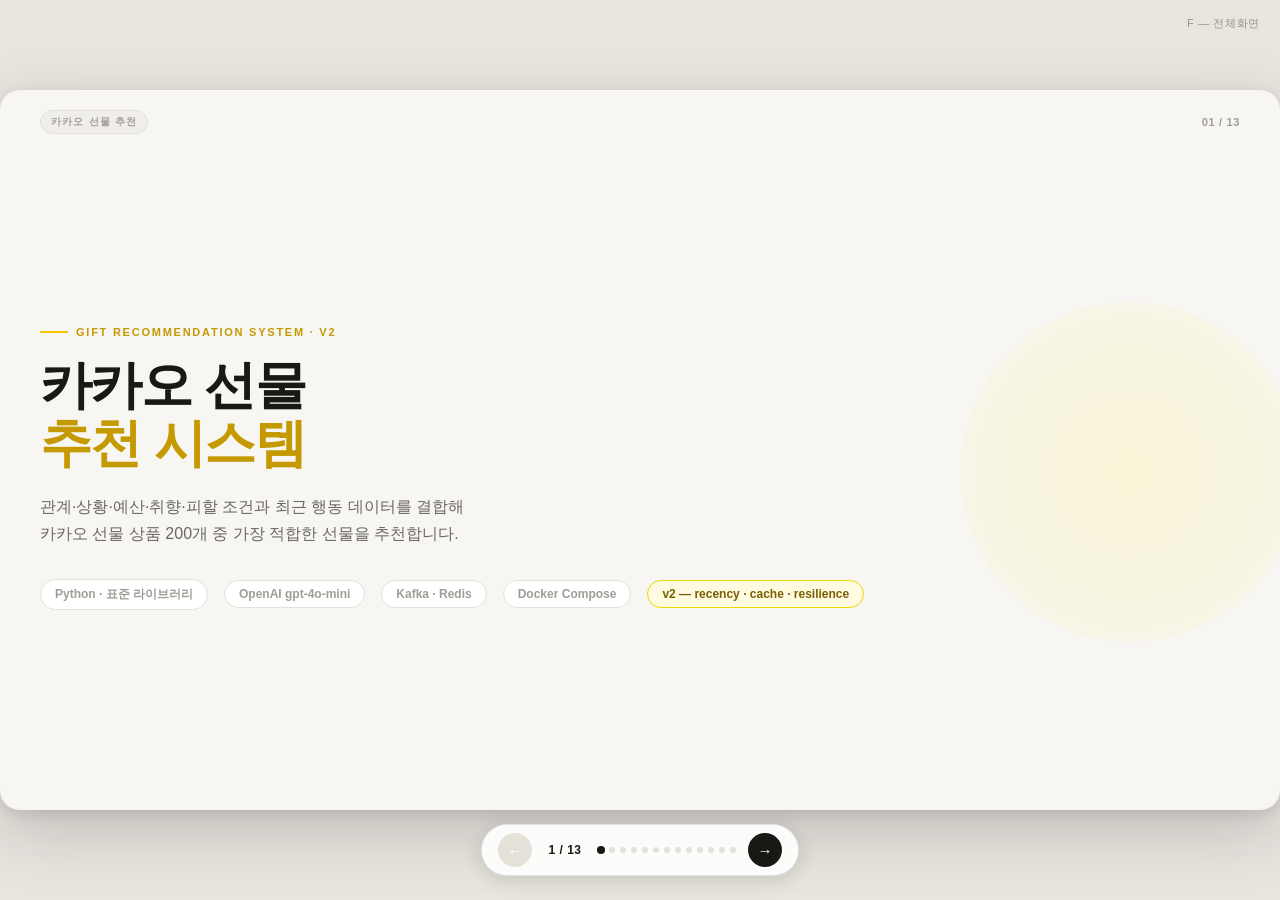
<file: docs/presentation-v2.html>
<!DOCTYPE html>
<html lang="ko">
<head>
<meta charset="UTF-8">
<meta name="viewport" content="width=device-width, initial-scale=1.0">
<title>카카오 선물 추천 시스템 v2</title>
<style>
  *, *::before, *::after { box-sizing: border-box; margin: 0; padding: 0; }

  :root {
    --accent: #F5C700;
    --accent-soft: #FDF3B0;
    --accent-dark: #C49A00;
    --bg: #F7F6F3;
    --surface: #FFFFFF;
    --surface-alt: #F0EEE9;
    --border: #E4E1D9;
    --text-primary: #1A1814;
    --text-secondary: #6B6860;
    --text-muted: #A09D97;
    --shadow-sm: 0 1px 3px rgba(0,0,0,0.08);
    --shadow-md: 0 4px 16px rgba(0,0,0,0.10);
    --shadow-lg: 0 8px 32px rgba(0,0,0,0.12);
    --radius-sm: 8px;
    --radius-md: 14px;
    --radius-lg: 20px;
    --font: -apple-system, "Apple SD Gothic Neo", "Pretendard", "Noto Sans KR", "Malgun Gothic", Segoe UI, Roboto, sans-serif;
  }

  html, body {
    height: 100%;
    overflow: hidden;
    font-family: var(--font);
    background: #E8E5DF;
  }

  /* ── Presentation Shell ── */
  #deck {
    position: fixed;
    inset: 0;
    display: flex;
    align-items: center;
    justify-content: center;
  }

  #stage {
    position: relative;
    width: 1280px;
    height: 720px;
    max-width: 100vw;
    max-height: 100vh;
    transform-origin: center center;
  }

  /* ── Slides ── */
  .slide {
    position: absolute;
    inset: 0;
    background: var(--bg);
    border-radius: var(--radius-lg);
    overflow: hidden;
    display: none;
    flex-direction: column;
    box-shadow: 0 20px 64px rgba(0,0,0,0.18), 0 4px 16px rgba(0,0,0,0.10);
    opacity: 0;
    transform: translateX(40px);
    transition: opacity 0.32s ease, transform 0.32s ease;
  }
  .slide.active {
    display: flex;
    opacity: 1;
    transform: translateX(0);
  }
  .slide.exit-left {
    display: flex;
    opacity: 0;
    transform: translateX(-40px);
  }

  /* ── Slide Header Bar ── */
  .slide-header {
    display: flex;
    align-items: center;
    gap: 12px;
    padding: 20px 40px 0;
    flex-shrink: 0;
  }
  .slide-tag {
    font-size: 10px;
    font-weight: 700;
    letter-spacing: 0.12em;
    text-transform: uppercase;
    color: var(--text-muted);
    background: var(--surface-alt);
    border: 1px solid var(--border);
    border-radius: 100px;
    padding: 4px 10px;
  }
  .slide-num {
    margin-left: auto;
    font-size: 11px;
    font-weight: 600;
    color: var(--text-muted);
    letter-spacing: 0.06em;
  }

  /* ── Slide Body ── */
  .slide-body {
    flex: 1;
    display: flex;
    flex-direction: column;
    padding: 28px 40px 36px;
    overflow: hidden;
  }

  /* ── Typography ── */
  .slide-title {
    font-size: 28px;
    font-weight: 800;
    color: var(--text-primary);
    line-height: 1.25;
    letter-spacing: -0.02em;
    margin-bottom: 6px;
  }
  .slide-subtitle {
    font-size: 15px;
    color: var(--text-secondary);
    line-height: 1.6;
    margin-bottom: 28px;
  }
  .slide-title .accent { color: var(--accent-dark); }

  /* ── Cards ── */
  .card-grid {
    display: grid;
    gap: 14px;
    flex: 1;
    align-content: start;
  }
  .card-grid.cols-2 { grid-template-columns: 1fr 1fr; }
  .card-grid.cols-3 { grid-template-columns: 1fr 1fr 1fr; }

  .card {
    background: var(--surface);
    border: 1px solid var(--border);
    border-radius: var(--radius-md);
    padding: 20px 22px;
    box-shadow: var(--shadow-sm);
    display: flex;
    flex-direction: column;
    gap: 8px;
  }
  .card.accent-card {
    background: linear-gradient(135deg, #FFFBE0 0%, #FFF5B0 100%);
    border-color: #EDD800;
  }
  .card-icon {
    font-size: 22px;
    margin-bottom: 2px;
  }
  .card-title {
    font-size: 14px;
    font-weight: 700;
    color: var(--text-primary);
    letter-spacing: -0.01em;
  }
  .card-body {
    font-size: 12.5px;
    color: var(--text-secondary);
    line-height: 1.65;
  }

  /* ── Flow Steps ── */
  .flow-list {
    display: flex;
    flex-direction: column;
    gap: 10px;
    flex: 1;
  }
  .flow-step {
    display: flex;
    align-items: flex-start;
    gap: 14px;
    background: var(--surface);
    border: 1px solid var(--border);
    border-radius: var(--radius-md);
    padding: 14px 18px;
    box-shadow: var(--shadow-sm);
  }
  .step-num {
    width: 28px;
    height: 28px;
    background: var(--text-primary);
    color: #FFF;
    border-radius: 50%;
    font-size: 12px;
    font-weight: 800;
    display: flex;
    align-items: center;
    justify-content: center;
    flex-shrink: 0;
    margin-top: 1px;
  }
  .step-num.accent-step { background: var(--accent-dark); color: var(--text-primary); }
  .step-content { flex: 1; }
  .step-label {
    font-size: 13px;
    font-weight: 700;
    color: var(--text-primary);
    margin-bottom: 2px;
  }
  .step-desc {
    font-size: 12px;
    color: var(--text-secondary);
    line-height: 1.55;
  }
  .badge {
    display: inline-block;
    font-size: 10px;
    font-weight: 700;
    letter-spacing: 0.06em;
    padding: 2px 7px;
    border-radius: 100px;
    background: var(--surface-alt);
    border: 1px solid var(--border);
    color: var(--text-secondary);
    vertical-align: middle;
    margin-left: 4px;
  }
  .badge.accent { background: var(--accent); border-color: var(--accent-dark); color: #5C4800; }
  .badge.green { background: #E8F8EC; border-color: #B4DDB8; color: #286E30; }
  .badge.blue { background: #E8F0FC; border-color: #B4C8F0; color: #1F4BB5; }
  .badge.red { background: #FDE8E8; border-color: #F0B4B4; color: #B52020; }
  .badge.purple { background: #F3E8FC; border-color: #D0A8EE; color: #6A1B9A; }

  /* ── Two-column layout ── */
  .two-col {
    display: grid;
    grid-template-columns: 1fr 1fr;
    gap: 20px;
    flex: 1;
    align-content: start;
  }
  .two-col-left, .two-col-right {
    display: flex;
    flex-direction: column;
    gap: 12px;
  }

  /* ── Code / Mono ── */
  .mono {
    font-family: "SF Mono", "Fira Code", "Menlo", monospace;
    font-size: 11px;
    background: #F0EEE9;
    border: 1px solid var(--border);
    border-radius: var(--radius-sm);
    padding: 12px 14px;
    color: var(--text-primary);
    line-height: 1.7;
  }
  .mono .kw { color: #9B4F00; font-weight: 700; }
  .mono .val { color: #1A6A3A; }
  .mono .cmt { color: var(--text-muted); font-style: italic; }

  /* ── Pill tags ── */
  .tag-cloud {
    display: flex;
    flex-wrap: wrap;
    gap: 8px;
    margin-top: 6px;
  }
  .tag {
    font-size: 12px;
    font-weight: 600;
    padding: 5px 12px;
    border-radius: 100px;
    border: 1.5px solid var(--border);
    background: var(--surface);
    color: var(--text-secondary);
  }
  .tag.filled { background: var(--text-primary); color: #FFF; border-color: var(--text-primary); }
  .tag.amber { background: var(--accent); color: #5C4800; border-color: var(--accent-dark); }

  /* ── Divider ── */
  .divider {
    height: 1px;
    background: var(--border);
    margin: 12px 0;
  }

  /* ── Title Slide Specific ── */
  .title-hero {
    flex: 1;
    display: flex;
    flex-direction: column;
    justify-content: center;
    align-items: flex-start;
    padding: 0;
  }
  .hero-eyebrow {
    font-size: 11px;
    font-weight: 700;
    letter-spacing: 0.16em;
    text-transform: uppercase;
    color: var(--accent-dark);
    margin-bottom: 18px;
    display: flex;
    align-items: center;
    gap: 8px;
  }
  .hero-eyebrow::before {
    content: '';
    display: block;
    width: 28px;
    height: 2px;
    background: var(--accent);
    border-radius: 2px;
  }
  .hero-title {
    font-size: 52px;
    font-weight: 900;
    color: var(--text-primary);
    line-height: 1.12;
    letter-spacing: -0.03em;
    margin-bottom: 20px;
  }
  .hero-title .line2 { color: var(--accent-dark); }
  .hero-desc {
    font-size: 16px;
    color: var(--text-secondary);
    line-height: 1.7;
    max-width: 520px;
    margin-bottom: 32px;
  }
  .hero-meta {
    display: flex;
    gap: 16px;
    align-items: center;
    flex-wrap: wrap;
  }
  .meta-pill {
    font-size: 12px;
    font-weight: 600;
    color: var(--text-muted);
    background: var(--surface);
    border: 1px solid var(--border);
    border-radius: 100px;
    padding: 6px 14px;
  }
  .hero-deco {
    position: absolute;
    right: -20px;
    top: 50%;
    transform: translateY(-50%);
    width: 340px;
    height: 340px;
    border-radius: 50%;
    background: radial-gradient(circle, #FEF08A44 0%, #FAE10011 60%, transparent 100%);
    pointer-events: none;
  }

  /* ── Summary / Closing ── */
  .summary-grid {
    display: grid;
    grid-template-columns: 1fr 1fr;
    gap: 14px;
    flex: 1;
    align-content: start;
  }
  .summary-item {
    background: var(--surface);
    border: 1px solid var(--border);
    border-radius: var(--radius-md);
    padding: 18px 20px;
    display: flex;
    gap: 14px;
    align-items: flex-start;
    box-shadow: var(--shadow-sm);
  }
  .summary-dot {
    width: 8px;
    height: 8px;
    border-radius: 50%;
    background: var(--accent-dark);
    margin-top: 5px;
    flex-shrink: 0;
  }
  .summary-dot.muted { background: var(--text-muted); }

  /* ── Roadmap ── */
  .roadmap-row {
    display: flex;
    gap: 10px;
    align-items: stretch;
    padding: 10px 14px;
    background: var(--surface);
    border: 1px solid var(--border);
    border-radius: var(--radius-md);
    box-shadow: var(--shadow-sm);
  }
  .roadmap-phase {
    display: flex;
    flex-direction: column;
    justify-content: center;
    min-width: 88px;
    flex-shrink: 0;
  }
  .roadmap-phase-label {
    font-size: 10px;
    font-weight: 700;
    letter-spacing: 0.08em;
    text-transform: uppercase;
    color: var(--text-muted);
    margin-bottom: 2px;
  }
  .roadmap-phase-name {
    font-size: 12px;
    font-weight: 800;
    color: var(--text-primary);
    line-height: 1.3;
  }
  .roadmap-divider {
    width: 1px;
    background: var(--border);
    margin: 0 2px;
    flex-shrink: 0;
  }
  .roadmap-items {
    flex: 1;
    display: flex;
    flex-wrap: wrap;
    gap: 5px;
    align-items: center;
  }
  .roadmap-item {
    font-size: 11px;
    font-weight: 600;
    padding: 3px 9px;
    border-radius: 100px;
    border: 1px solid var(--border);
    background: var(--surface-alt);
    color: var(--text-secondary);
    display: flex;
    align-items: center;
    gap: 4px;
  }
  .roadmap-item.done {
    background: #E8F8EC;
    border-color: #B4DDB8;
    color: #286E30;
  }
  .roadmap-item.partial {
    background: #FFFBE0;
    border-color: #EDD800;
    color: #7A6000;
  }
  .roadmap-item.planned {
    background: var(--surface-alt);
    border-color: var(--border);
    color: var(--text-muted);
  }

  /* ── What's New cards ── */
  .whatsnew-grid {
    display: grid;
    grid-template-columns: 1fr 1fr 1fr;
    gap: 14px;
    flex: 1;
    align-content: start;
  }
  .whatsnew-card {
    background: var(--surface);
    border: 1px solid var(--border);
    border-radius: var(--radius-md);
    padding: 20px 20px;
    box-shadow: var(--shadow-sm);
    display: flex;
    flex-direction: column;
    gap: 8px;
    position: relative;
    overflow: hidden;
  }
  .whatsnew-card::before {
    content: '';
    position: absolute;
    top: 0; left: 0; right: 0;
    height: 3px;
  }
  .whatsnew-card.phase1::before { background: var(--accent-dark); }
  .whatsnew-card.phase2a::before { background: #5C7DD8; }
  .whatsnew-card.phase2b::before { background: #2E7D32; }

  /* ── Nav Controls ── */
  #controls {
    position: fixed;
    bottom: 24px;
    left: 50%;
    transform: translateX(-50%);
    display: flex;
    align-items: center;
    gap: 12px;
    background: rgba(255,255,255,0.90);
    backdrop-filter: blur(16px);
    border: 1px solid rgba(0,0,0,0.10);
    border-radius: 100px;
    padding: 8px 16px;
    box-shadow: 0 4px 20px rgba(0,0,0,0.14);
    z-index: 100;
    user-select: none;
  }
  .nav-btn {
    width: 34px;
    height: 34px;
    border: none;
    background: var(--text-primary);
    color: #FFF;
    border-radius: 50%;
    cursor: pointer;
    font-size: 15px;
    display: flex;
    align-items: center;
    justify-content: center;
    transition: background 0.15s, transform 0.12s;
    flex-shrink: 0;
  }
  .nav-btn:hover { background: #333; transform: scale(1.08); }
  .nav-btn:disabled { background: var(--border); cursor: not-allowed; transform: none; }
  #counter {
    font-family: var(--font);
    font-size: 12px;
    font-weight: 700;
    color: var(--text-primary);
    min-width: 42px;
    text-align: center;
    letter-spacing: 0.04em;
  }
  #dots {
    display: flex;
    gap: 5px;
    align-items: center;
  }
  .dot {
    width: 6px;
    height: 6px;
    border-radius: 50%;
    background: var(--border);
    cursor: pointer;
    transition: background 0.2s, transform 0.2s;
  }
  .dot.active {
    background: var(--text-primary);
    transform: scale(1.35);
  }

  /* ── Fullscreen hint ── */
  #fullscreen-hint {
    position: fixed;
    top: 16px;
    right: 20px;
    font-size: 11px;
    color: rgba(80,75,70,0.55);
    font-family: var(--font);
    letter-spacing: 0.06em;
    z-index: 99;
    pointer-events: none;
  }

  /* ── SVG Diagram specific ── */
  .diagram-wrap {
    flex: 1;
    display: flex;
    align-items: center;
    justify-content: center;
    background: var(--surface);
    border: 1px solid var(--border);
    border-radius: var(--radius-md);
    padding: 14px;
    box-shadow: var(--shadow-sm);
    overflow: hidden;
  }

  /* ── Scaling for non-1280 screens ── */
  @media (max-width: 1300px) {
    #stage { transform-origin: top center; }
  }
</style>
</head>
<body>

<div id="deck">
  <div id="stage">

    <!-- ═══════════════════════════════════════════════════ -->
    <!-- SLIDE 1 : 타이틀 -->
    <!-- ═══════════════════════════════════════════════════ -->
    <div class="slide active" id="s1">
      <div class="slide-header">
        <span class="slide-tag">카카오 선물 추천</span>
        <span class="slide-num">01 / 13</span>
      </div>
      <div class="slide-body" style="justify-content:center; position:relative; overflow:hidden;">
        <div class="hero-deco"></div>
        <div class="title-hero">
          <div class="hero-eyebrow">Gift Recommendation System · v2</div>
          <h1 class="hero-title">
            카카오 선물<br>
            <span class="line2">추천 시스템</span>
          </h1>
          <p class="hero-desc">
            관계·상황·예산·취향·피할 조건과 최근 행동 데이터를 결합해<br>
            카카오 선물 상품 200개 중 가장 적합한 선물을 추천합니다.
          </p>
          <div class="hero-meta">
            <span class="meta-pill">Python · 표준 라이브러리</span>
            <span class="meta-pill">OpenAI gpt-4o-mini</span>
            <span class="meta-pill">Kafka · Redis</span>
            <span class="meta-pill">Docker Compose</span>
            <span class="meta-pill" style="background:#FFFBE0;border-color:#EDD800;color:#7A6000;">v2 — recency · cache · resilience</span>
          </div>
        </div>
      </div>
    </div>

    <!-- ═══════════════════════════════════════════════════ -->
    <!-- SLIDE 2 : What's New in v2 -->
    <!-- ═══════════════════════════════════════════════════ -->
    <div class="slide" id="s2">
      <div class="slide-header">
        <span class="slide-tag">What's New in v2</span>
        <span class="slide-num">02 / 13</span>
      </div>
      <div class="slide-body">
        <h2 class="slide-title">v2에서 달라진 것</h2>
        <p class="slide-subtitle">두 페이즈에 걸쳐 추천 품질·성능·운영 안정성을 개선했습니다.</p>
        <div class="whatsnew-grid">
          <div class="whatsnew-card phase1">
            <div class="card-icon">🎯</div>
            <div class="card-title">Phase 1 — Recency-Aware 후보 생성</div>
            <div class="card-body">
              rec-api의 <code style="font-size:11px;background:#F0EEE9;padding:1px 5px;border-radius:4px;">generate_candidates</code>가 요청의 최근 클릭 카테고리/태그에 <strong>슬롯을 예약</strong>(R ≈ K/6)합니다.<br><br>
              인기도에 밀리던 니치 항목도 top-36에 진입.<br>
              <span style="font-size:11px;color:#286E30;margin-top:4px;display:block;">검증: 무이력 0/7 → 최근 가전 클릭 시 가전 4/7 진입</span>
            </div>
          </div>
          <div class="whatsnew-card phase2a">
            <div class="card-icon">⚡</div>
            <div class="card-title">Phase 2 — LLM 결과 캐시</div>
            <div class="card-body">
              core-api가 <code style="font-size:11px;background:#F0EEE9;padding:1px 5px;border-radius:4px;">model + 후보 id 집합 + preference + limit + clickHistory</code> 시그니처로 Redis 캐시(TTL 300s).<br><br>
              반복/유사 요청은 LLM 재호출 없이 즉답.<br>
              응답에 <span class="badge blue">model.cached</span> 플래그 포함.
            </div>
          </div>
          <div class="whatsnew-card phase2b">
            <div class="card-icon">🛡️</div>
            <div class="card-title">Phase 2 — 회복탄력성 & 관측성</div>
            <div class="card-body">
              <strong>Healthcheck</strong>: docker compose 부팅 순서 보장 (<code style="font-size:10px;background:#F0EEE9;padding:1px 4px;border-radius:3px;">service_healthy</code>).<br>
              <strong>재시도</strong>: rec-api → core-api 1회 자동 재시도 후 폴백.<br>
              <strong>/healthz</strong>: <code style="font-size:10px;background:#F0EEE9;padding:1px 4px;border-radius:3px;">coreApiOk</code> 다운스트림 포함 보고.<br>
              <strong>requestId</strong> 구조적 로깅으로 추적 가능.
            </div>
          </div>
        </div>
        <div style="margin-top:14px; display:flex; gap:12px; align-items:center;">
          <div style="display:flex;align-items:center;gap:6px;">
            <div style="width:10px;height:10px;border-radius:50%;background:#286E30;flex-shrink:0;"></div>
            <span style="font-size:12px;color:var(--text-secondary);">완료</span>
          </div>
          <div style="display:flex;align-items:center;gap:6px;">
            <div style="width:10px;height:10px;border-radius:50%;background:#C49A00;flex-shrink:0;"></div>
            <span style="font-size:12px;color:var(--text-secondary);">일부 완료 / 진행 중</span>
          </div>
          <div style="display:flex;align-items:center;gap:6px;">
            <div style="width:10px;height:10px;border-radius:50%;background:var(--border);flex-shrink:0;"></div>
            <span style="font-size:12px;color:var(--text-secondary);">계획</span>
          </div>
        </div>
      </div>
    </div>

    <!-- ═══════════════════════════════════════════════════ -->
    <!-- SLIDE 3 : 문제 & 목표 -->
    <!-- ═══════════════════════════════════════════════════ -->
    <div class="slide" id="s3">
      <div class="slide-header">
        <span class="slide-tag">문제 & 목표</span>
        <span class="slide-num">03 / 13</span>
      </div>
      <div class="slide-body">
        <h2 class="slide-title">왜 이 시스템이 필요한가?</h2>
        <p class="slide-subtitle">카카오 선물하기의 방대한 상품 중, <strong>맥락에 맞는 선물</strong>을 추천하는 문제를 풉니다.</p>
        <div class="card-grid cols-2" style="flex:1; align-content:center;">
          <div class="card" style="border-left: 3px solid #E05C5C;">
            <div class="card-icon">😓</div>
            <div class="card-title">문제 1 — 선택지 과부하</div>
            <div class="card-body">상품이 너무 많아 무엇을 골라야 할지 막막합니다. 관계나 상황을 고려한 탐색 경로가 없습니다.</div>
          </div>
          <div class="card" style="border-left: 3px solid #E05C5C;">
            <div class="card-icon">🎯</div>
            <div class="card-title">문제 2 — 획일화된 추천</div>
            <div class="card-body">기존 베스트 상품 나열로는 개인의 취향, 피하고 싶은 품목, 예산 범위를 반영하기 어렵습니다.</div>
          </div>
          <div class="card accent-card">
            <div class="card-icon">✅</div>
            <div class="card-title">목표 1 — 맥락 인지 필터링</div>
            <div class="card-body">관계(친구/부모/연인), 상황(생일/명절), 예산, 피할 조건을 1차 필터로 적용해 후보를 좁힙니다.</div>
          </div>
          <div class="card accent-card">
            <div class="card-icon">⚡</div>
            <div class="card-title">목표 2 — 실시간 행동 반영</div>
            <div class="card-body">최근 클릭·노출·카트 이벤트를 즉시 feature store에 적재해 다음 추천에 바로 반영합니다.</div>
          </div>
        </div>
      </div>
    </div>

    <!-- ═══════════════════════════════════════════════════ -->
    <!-- SLIDE 4 : 전체 아키텍처 (SVG) -->
    <!-- ═══════════════════════════════════════════════════ -->
    <div class="slide" id="s4">
      <div class="slide-header">
        <span class="slide-tag">전체 아키텍처</span>
        <span class="slide-num">04 / 13</span>
      </div>
      <div class="slide-body" style="gap:12px;">
        <h2 class="slide-title">3계층 아키텍처 + 이벤트 파이프라인</h2>
        <div class="diagram-wrap">
          <svg viewBox="0 0 1100 490" width="100%" height="100%" xmlns="http://www.w3.org/2000/svg" font-family="-apple-system,'Apple SD Gothic Neo','Pretendard',sans-serif">
            <defs>
              <marker id="arr-dark" markerWidth="8" markerHeight="8" refX="7" refY="3.5" orient="auto">
                <path d="M0,0 L8,3.5 L0,7 Z" fill="#1A1814" opacity="0.9"/>
              </marker>
              <marker id="arr-amber" markerWidth="8" markerHeight="8" refX="7" refY="3.5" orient="auto">
                <path d="M0,0 L8,3.5 L0,7 Z" fill="#C49A00"/>
              </marker>
              <marker id="arr-green" markerWidth="8" markerHeight="8" refX="7" refY="3.5" orient="auto">
                <path d="M0,0 L8,3.5 L0,7 Z" fill="#2E7D32"/>
              </marker>
            </defs>

            <!-- ── Legend ── -->
            <rect x="18" y="14" width="280" height="40" rx="10" fill="#F7F6F3" stroke="#E4E1D9" stroke-width="1"/>
            <line x1="34" y1="34" x2="64" y2="34" stroke="#1A1814" stroke-width="2" stroke-dasharray="0" marker-end="url(#arr-dark)"/>
            <text x="72" y="39" font-size="11" fill="#6B6860" font-weight="600">요청 경로</text>
            <line x1="148" y1="34" x2="178" y2="34" stroke="#C49A00" stroke-width="2" stroke-dasharray="5,3" marker-end="url(#arr-amber)"/>
            <text x="186" y="39" font-size="11" fill="#6B6860" font-weight="600">이벤트 경로</text>

            <!-- ════ BROWSER ════ -->
            <rect x="18" y="80" width="150" height="90" rx="12" fill="#FFFFFF" stroke="#E4E1D9" stroke-width="1.5"/>
            <text x="93" y="116" text-anchor="middle" font-size="22">🌐</text>
            <text x="93" y="136" text-anchor="middle" font-size="13" font-weight="800" fill="#1A1814">Browser</text>
            <text x="93" y="153" text-anchor="middle" font-size="10" fill="#A09D97">View Layer</text>

            <!-- ════ REC-API ════ -->
            <rect x="280" y="58" width="240" height="330" rx="14" fill="#FFFBE0" stroke="#EDD800" stroke-width="2"/>
            <text x="400" y="84" text-anchor="middle" font-size="12" font-weight="800" fill="#5C4800">rec-api</text>
            <text x="400" y="100" text-anchor="middle" font-size="10" fill="#8A7700">Python http.server · :8000</text>
            <!-- Inner boxes -->
            <rect x="298" y="112" width="204" height="44" rx="8" fill="#FFF" stroke="#E4E1D9" stroke-width="1"/>
            <text x="400" y="130" text-anchor="middle" font-size="11" font-weight="700" fill="#1A1814">① 1차 필터링</text>
            <text x="400" y="147" text-anchor="middle" font-size="10" fill="#6B6860">예산 · 피할조건 · 오디언스</text>

            <rect x="298" y="170" width="204" height="52" rx="8" fill="#FFFBE0" stroke="#EDD800" stroke-width="1.5"/>
            <text x="400" y="189" text-anchor="middle" font-size="11" font-weight="700" fill="#5C4800">② 후보 생성 (recency-aware)</text>
            <text x="400" y="204" text-anchor="middle" font-size="10" fill="#8A7700">관련도 + 인기도 + recency 슬롯</text>
            <text x="400" y="217" text-anchor="middle" font-size="10" fill="#8A7700">→ top-36</text>

            <rect x="298" y="236" width="204" height="44" rx="8" fill="#FFF" stroke="#E4E1D9" stroke-width="1"/>
            <text x="400" y="254" text-anchor="middle" font-size="11" font-weight="700" fill="#1A1814">③ 이벤트 수집</text>
            <text x="400" y="271" text-anchor="middle" font-size="10" fill="#6B6860">POST /v1/events → Kafka</text>

            <!-- fallback note -->
            <text x="400" y="308" text-anchor="middle" font-size="10" fill="#A09D97" font-style="italic">core 1회 재시도 → 인기도 fallback</text>
            <text x="400" y="324" text-anchor="middle" font-size="10" fill="#A09D97" font-style="italic">/healthz coreApiOk 보고</text>
            <text x="400" y="340" text-anchor="middle" font-size="10" fill="#A09D97" font-style="italic">requestId 구조적 로깅</text>

            <!-- ════ CORE-API ════ -->
            <rect x="640" y="58" width="230" height="240" rx="14" fill="#E8F0FC" stroke="#5C7DD8" stroke-width="2"/>
            <text x="755" y="84" text-anchor="middle" font-size="12" font-weight="800" fill="#1F3C8A">core-api</text>
            <text x="755" y="100" text-anchor="middle" font-size="10" fill="#3A5CB0">Python inference · :8001</text>

            <rect x="656" y="112" width="198" height="44" rx="8" fill="#FFF" stroke="#B4C8F0" stroke-width="1"/>
            <text x="755" y="130" text-anchor="middle" font-size="11" font-weight="700" fill="#1A1814">④ 최근 행동 병합</text>
            <text x="755" y="147" text-anchor="middle" font-size="10" fill="#6B6860">Redis feature store 조회</text>

            <rect x="656" y="170" width="198" height="52" rx="8" fill="#E8F0FC" stroke="#5C7DD8" stroke-width="1.5"/>
            <text x="755" y="189" text-anchor="middle" font-size="11" font-weight="700" fill="#1F3C8A">⑤ LLM 랭킹 + 결과 캐시</text>
            <text x="755" y="204" text-anchor="middle" font-size="10" fill="#3A5CB0">gpt-4o-mini → 후보 정렬 + 이유</text>
            <text x="755" y="217" text-anchor="middle" font-size="10" fill="#3A5CB0">Redis 캐시 TTL 300s</text>

            <text x="755" y="258" text-anchor="middle" font-size="10" fill="#6B6860" font-style="italic">로컬 룰 랭커 폴백</text>
            <text x="755" y="273" text-anchor="middle" font-size="10" fill="#6B6860" font-style="italic">id · rank · score · reason · badges · cached</text>

            <!-- ════ KAFKA ════ -->
            <rect x="280" y="435" width="140" height="52" rx="10" fill="#FFF3E0" stroke="#FFB74D" stroke-width="1.5"/>
            <text x="350" y="457" text-anchor="middle" font-size="12" font-weight="700" fill="#E65100">Kafka</text>
            <text x="350" y="473" text-anchor="middle" font-size="10" fill="#A09D97">KRaft · rec-events</text>

            <!-- ════ EVENT-WORKER ════ -->
            <rect x="480" y="435" width="140" height="52" rx="10" fill="#F3E5F5" stroke="#AB47BC" stroke-width="1.5"/>
            <text x="550" y="457" text-anchor="middle" font-size="12" font-weight="700" fill="#6A1B9A">event-worker</text>
            <text x="550" y="473" text-anchor="middle" font-size="10" fill="#A09D97">consumer · 가공</text>

            <!-- ════ REDIS ════ -->
            <rect x="680" y="435" width="160" height="52" rx="10" fill="#E8F5E9" stroke="#66BB6A" stroke-width="1.5"/>
            <text x="760" y="457" text-anchor="middle" font-size="12" font-weight="700" fill="#1B5E20">Redis</text>
            <text x="760" y="473" text-anchor="middle" font-size="10" fill="#6B6860">events · feature store · LLM 캐시</text>

            <!-- ════ KAFKA-UI ════ -->
            <rect x="895" y="435" width="120" height="52" rx="10" fill="#F7F6F3" stroke="#E4E1D9" stroke-width="1.5"/>
            <text x="955" y="457" text-anchor="middle" font-size="11" font-weight="700" fill="#6B6860">kafka-ui</text>
            <text x="955" y="473" text-anchor="middle" font-size="10" fill="#A09D97">:8080 관측</text>

            <!-- ══ ARROWS: REQUEST PATH (dark, solid) ══ -->
            <path d="M 168,125 L 278,125" stroke="#1A1814" stroke-width="2" fill="none" marker-end="url(#arr-dark)"/>
            <text x="223" y="116" text-anchor="middle" font-size="9" fill="#6B6860">POST</text>
            <text x="223" y="127" text-anchor="middle" font-size="9" fill="#6B6860">/v1/rec</text>

            <path d="M 520,160 L 638,160" stroke="#1A1814" stroke-width="2" fill="none" marker-end="url(#arr-dark)"/>
            <text x="579" y="152" text-anchor="middle" font-size="9" fill="#6B6860">top-36</text>
            <text x="579" y="163" text-anchor="middle" font-size="9" fill="#6B6860">candidates</text>

            <path d="M 640,196" stroke="#1A1814" stroke-width="1.5" stroke-dasharray="4,3" fill="none"/>
            <path d="M 640,196 L 522,196" stroke="#1A1814" stroke-width="1.5" stroke-dasharray="4,3" fill="none" marker-end="url(#arr-dark)"/>
            <text x="581" y="190" text-anchor="middle" font-size="9" fill="#A09D97">ranked result</text>

            <path d="M 280,143 L 170,143" stroke="#1A1814" stroke-width="1.5" stroke-dasharray="4,3" fill="none" marker-end="url(#arr-dark)"/>
            <text x="225" y="157" text-anchor="middle" font-size="9" fill="#A09D97">cards</text>

            <!-- ══ ARROWS: EVENT PATH (amber, dashed) ══ -->
            <path d="M 350,388 L 350,433" stroke="#C49A00" stroke-width="2" stroke-dasharray="5,3" fill="none" marker-end="url(#arr-amber)"/>
            <text x="370" y="415" font-size="9" fill="#C49A00">emit</text>

            <path d="M 420,461 L 478,461" stroke="#C49A00" stroke-width="2" stroke-dasharray="5,3" fill="none" marker-end="url(#arr-amber)"/>
            <path d="M 620,461 L 678,461" stroke="#C49A00" stroke-width="2" stroke-dasharray="5,3" fill="none" marker-end="url(#arr-amber)"/>

            <path d="M 760,435 L 760,300" stroke="#2E7D32" stroke-width="2" fill="none" marker-end="url(#arr-green)"/>
            <text x="772" y="375" font-size="9" fill="#2E7D32" font-weight="700">최근 행동</text>
            <text x="772" y="387" font-size="9" fill="#2E7D32">+ 캐시 조회</text>

            <path d="M 840,461 L 893,461" stroke="#C49A00" stroke-width="1.5" stroke-dasharray="3,3" fill="none" marker-end="url(#arr-amber)"/>

            <path d="M 93,170 L 93,410 Q 93,430 113,430 L 278,430 Q 278,461 280,461" stroke="#C49A00" stroke-width="1.5" stroke-dasharray="4,3" fill="none" marker-end="url(#arr-amber)"/>
            <text x="38" y="310" font-size="9" fill="#C49A00">click/</text>
            <text x="38" y="323" font-size="9" fill="#C49A00">impr.</text>
          </svg>
        </div>
      </div>
    </div>

    <!-- ═══════════════════════════════════════════════════ -->
    <!-- SLIDE 5 : 추천 요청 흐름 -->
    <!-- ═══════════════════════════════════════════════════ -->
    <div class="slide" id="s5">
      <div class="slide-header">
        <span class="slide-tag">추천 요청 흐름</span>
        <span class="slide-num">05 / 13</span>
      </div>
      <div class="slide-body">
        <h2 class="slide-title">Request Path — 4단계</h2>
        <p class="slide-subtitle">사용자 조건 입력부터 카드 렌더까지의 데이터 흐름</p>
        <div class="flow-list">
          <div class="flow-step">
            <div class="step-num accent-step">1</div>
            <div class="step-content">
              <div class="step-label">브라우저 → rec-api <span class="badge blue">POST /v1/recommendations</span></div>
              <div class="step-desc">관계 · 상황 · 예산 · 성향(traits) · 피할 조건 · clickHistory를 JSON body로 전송합니다.</div>
            </div>
          </div>
          <div class="flow-step" style="border-color:#EDD800; background:#FFFEF8;">
            <div class="step-num accent-step">2</div>
            <div class="step-content">
              <div class="step-label">rec-api — 1차 필터 → 후보 생성 <span class="badge">top-36</span> <span class="badge accent">recency-aware</span></div>
              <div class="step-desc">예산·피할 조건·오디언스로 1차 필터링 후, 관련도·인기도·<strong>recency 슬롯</strong>(R≈K/6)으로 top-36 추출. 최근 클릭 카테고리가 인기도에 밀려 사라지지 않도록 슬롯 예약. core-api로 candidateItems 전달.</div>
            </div>
          </div>
          <div class="flow-step" style="border-color:#B4C8F0; background:#F8FAFF;">
            <div class="step-num accent-step">3</div>
            <div class="step-content">
              <div class="step-label">core-api — Redis 최근 행동 병합 → LLM 랭킹 <span class="badge green">gpt-4o-mini</span> <span class="badge blue">캐시 TTL 300s</span></div>
              <div class="step-desc">Redis에서 impressions·clicks·carts 즉시 조회해 최근 행동 병합. <strong>model + 후보 id 집합 + preference 시그니처</strong>로 Redis 캐시 먼저 확인 — 히트 시 LLM 재호출 없이 즉답. 미스 시 LLM이 후보 36개 안에서 정렬·이유·배지를 JSON으로 생성.</div>
            </div>
          </div>
          <div class="flow-step">
            <div class="step-num accent-step">4</div>
            <div class="step-content">
              <div class="step-label">결과 → rec-api → 브라우저 카드 렌더 <span class="badge accent">id · rank · score · reason · badges · cached</span></div>
              <div class="step-desc">LLM 메타데이터와 함께 카드 렌더. 캐시 사용 여부가 <code style="font-size:11px;background:#F0EEE9;padding:1px 5px;border-radius:4px;">model.cached</code> 플래그로 표시됩니다. 카드 클릭/노출 이벤트는 /v1/events로 emit되어 feature store를 갱신합니다.</div>
            </div>
          </div>
        </div>
      </div>
    </div>

    <!-- ═══════════════════════════════════════════════════ -->
    <!-- SLIDE 6 : rec-api 후보 생성 (recency-aware) -->
    <!-- ═══════════════════════════════════════════════════ -->
    <div class="slide" id="s6">
      <div class="slide-header">
        <span class="slide-tag">rec-api · 후보 생성</span>
        <span class="slide-num">06 / 13</span>
      </div>
      <div class="slide-body">
        <h2 class="slide-title">rec-api — <span class="accent">Retrieval</span> 단계 (Recency-Aware)</h2>
        <p class="slide-subtitle">좋은 후보를 뽑는 것이 추천 품질의 절반입니다. 필터 → 스코어링 → 다양성 → <strong>recency 슬롯</strong>의 4단 파이프라인.</p>
        <div class="two-col" style="flex:1;">
          <div class="two-col-left">
            <div class="card">
              <div class="card-icon">🔍</div>
              <div class="card-title">① Hard Filter</div>
              <div class="card-body">
                <strong>예산 범위</strong>: minPrice ≤ 상품가 ≤ maxPrice<br>
                <strong>피할 조건</strong>: 사용자가 선택한 카테고리(뷰티·주방 등) 완전 제외<br>
                <strong>오디언스</strong>: 관계 태그와 맞지 않는 상품 필터
              </div>
            </div>
            <div class="card">
              <div class="card-icon">📊</div>
              <div class="card-title">② 관련도 스코어링</div>
              <div class="card-body">
                관계 매치 · 상황 매치 · 성향(traits) 매치 가중합<br>
                인기도(popularityScore) 보정 추가<br>
                → <strong>종합 점수</strong>로 내림차순 정렬
              </div>
            </div>
            <div class="card">
              <div class="card-icon">🌈</div>
              <div class="card-title">③ 카테고리 다양성</div>
              <div class="card-body">
                상위 점수 그룹 내에서 같은 카테고리가 뭉치지 않도록<br>
                round-robin 다양성 보정
              </div>
            </div>
          </div>
          <div class="two-col-right">
            <div class="card accent-card">
              <div class="card-icon">🎯</div>
              <div class="card-title">④ Recency 슬롯 예약 <span class="badge accent">Phase 1 신규</span></div>
              <div class="card-body">
                요청 <code style="font-size:11px;background:#F0EEE9;padding:1px 5px;border-radius:4px;">clickHistory</code>의 최근 카테고리/태그 분석.<br>
                전체 top-K(36) 중 <strong>R ≈ K/6 슬롯</strong>을 최근 클릭 카테고리 항목에 우선 예약.<br><br>
                인기도 점수가 낮아도 최근 관심 카테고리는 반드시 후보에 진입.<br>
                <span style="font-size:11px;color:#286E30;font-weight:700;margin-top:4px;display:block;">✓ 무이력: 가전 0/7 → 최근 가전 클릭 시: 가전 4/7 진입</span><br>
                신규 유저(이력 없음)는 기존과 동일하게 동작.
              </div>
            </div>
            <div class="card" style="flex:1; background: #F7F6F3;">
              <div class="card-title" style="margin-bottom:10px;">데이터 소스</div>
              <div class="mono">
                <span class="cmt"># data/gifts.json</span><br>
                <span class="kw">상품 수</span>: <span class="val">200개</span><br>
                <span class="kw">필드</span>: id, name, price,<br>
                &nbsp;&nbsp;&nbsp;&nbsp;category, tags,<br>
                &nbsp;&nbsp;&nbsp;&nbsp;recommendationMeta<br>
                <br>
                <span class="cmt"># recommendationMeta</span><br>
                <span class="kw">audiences</span>: <span class="val">["friend",…]</span><br>
                <span class="kw">occasions</span>: <span class="val">["birthday",…]</span><br>
                <span class="kw">traits</span>: <span class="val">6종 성향 태그</span><br>
                <span class="kw">popularityScore</span>: <span class="val">0–100</span>
              </div>
            </div>
          </div>
        </div>
      </div>
    </div>

    <!-- ═══════════════════════════════════════════════════ -->
    <!-- SLIDE 7 : core-api LLM 랭킹 + 캐시 -->
    <!-- ═══════════════════════════════════════════════════ -->
    <div class="slide" id="s7">
      <div class="slide-header">
        <span class="slide-tag">core-api · LLM 랭킹</span>
        <span class="slide-num">07 / 13</span>
      </div>
      <div class="slide-body">
        <h2 class="slide-title">core-api — <span class="accent">Ranking</span> 단계 + LLM 캐시</h2>
        <p class="slide-subtitle">후보 36개를 LLM이 최종 정렬하고, 반복 요청은 Redis 캐시로 즉답합니다.</p>
        <div class="two-col" style="flex:1;">
          <div class="two-col-left">
            <div class="flow-list">
              <div class="flow-step">
                <div class="step-num">1</div>
                <div class="step-content">
                  <div class="step-label">Redis 최근 행동 조회</div>
                  <div class="step-desc">impressions · clicks · carts 리스트를 user/session 키로 즉시 조회. 최근 본 카테고리를 컨텍스트에 주입.</div>
                </div>
              </div>
              <div class="flow-step" style="border-color:#B4C8F0; background:#F8FAFF;">
                <div class="step-num" style="background:#3A5CB0;">2</div>
                <div class="step-content">
                  <div class="step-label">LLM 캐시 확인 <span class="badge blue">Phase 2 신규</span></div>
                  <div class="step-desc"><code style="font-size:11px;background:#F0EEE9;padding:1px 5px;border-radius:4px;">model + 후보 id 집합 + preference + limit + clickHistory</code> 시그니처로 Redis 캐시 조회. 히트 시 <strong>즉시 반환</strong> — LLM 재호출 없음. Redis 장애 시 그냥 통과.</div>
                </div>
              </div>
              <div class="flow-step">
                <div class="step-num">3</div>
                <div class="step-content">
                  <div class="step-label">LLM 프롬프트 구성 (캐시 미스 시)</div>
                  <div class="step-desc">관계/상황/성향 + 최근 행동 + 후보 36개 메타를 JSON으로 조합해 gpt-4o-mini에 전달.</div>
                </div>
              </div>
              <div class="flow-step">
                <div class="step-num">4</div>
                <div class="step-content">
                  <div class="step-label">구조화 출력 <span class="badge green">JSON mode</span></div>
                  <div class="step-desc">LLM이 <code style="font-size:11px;background:#F0EEE9;padding:1px 5px;border-radius:4px;">{id, rank, score, reason, badges}</code> 배열로 응답. 결과를 Redis에 TTL 300s로 저장. <code style="font-size:11px;background:#F0EEE9;padding:1px 5px;border-radius:4px;">model.cached: false</code> 플래그 반환.</div>
                </div>
              </div>
            </div>
          </div>
          <div class="two-col-right">
            <div class="card accent-card">
              <div class="card-icon">⚡</div>
              <div class="card-title">폴백 체계</div>
              <div class="card-body">
                <strong>키 없음 / API 오류</strong> → 로컬 룰 기반 랭커<br>
                <strong>core-api 다운</strong> → rec-api가 1회 재시도 후 인기도 점수만으로 직접 반환<br>
                <strong>Redis 장애</strong> → 캐시 미스로 간주, LLM 직접 호출<br>
                시스템 전체가 절대 죽지 않습니다.
              </div>
            </div>
            <div class="card">
              <div class="card-icon">🔄</div>
              <div class="card-title">LLM 전환 이력</div>
              <div class="card-body">초기 Anthropic Claude 기반으로 설계 → OpenAI gpt-4o-mini로 전환. 계약 기반(contract-first) JSON 인터페이스 덕분에 엔진 교체가 내부 변경에만 국한됩니다.</div>
            </div>
            <div class="card">
              <div class="card-icon">🏷️</div>
              <div class="card-title">badges 생성</div>
              <div class="card-body">LLM이 상황별 뱃지(예: "생일 추천", "트렌디", "가성비")를 자동 생성해 카드 UI에 표시. 추천 이유도 한국어로 생성합니다.</div>
            </div>
          </div>
        </div>
      </div>
    </div>

    <!-- ═══════════════════════════════════════════════════ -->
    <!-- SLIDE 8 : 실시간 feature store -->
    <!-- ═══════════════════════════════════════════════════ -->
    <div class="slide" id="s8">
      <div class="slide-header">
        <span class="slide-tag">실시간 Feature Store</span>
        <span class="slide-num">08 / 13</span>
      </div>
      <div class="slide-body">
        <h2 class="slide-title">이벤트 파이프라인 — <span class="accent">온라인 Feature Store</span></h2>
        <p class="slide-subtitle">클릭 한 번이 다음 추천을 즉시 바꿉니다. 당근마켓 feature store의 recency 컨셉을 차용.</p>
        <div class="card-grid cols-3" style="flex:1; align-content:center;">
          <div class="card">
            <div class="card-icon">📡</div>
            <div class="card-title">이벤트 타입 3종</div>
            <div class="card-body">
              <span class="badge blue">product_impression</span><br><br>
              <span class="badge green">product_click</span><br><br>
              <span class="badge accent">add_to_cart</span>
            </div>
          </div>
          <div class="card">
            <div class="card-icon">🔀</div>
            <div class="card-title">파이프라인 흐름</div>
            <div class="card-body">
              Browser emit<br>
              → rec-api <code style="font-size:10px; background:#F0EEE9; padding:1px 4px; border-radius:3px;">/v1/events</code><br>
              → Kafka <code style="font-size:10px; background:#F0EEE9; padding:1px 4px; border-radius:3px;">rec-events</code><br>
              → event-worker 가공<br>
              → Redis 최신순 리스트
            </div>
          </div>
          <div class="card">
            <div class="card-icon">🗂️</div>
            <div class="card-title">Redis 키 구조</div>
            <div class="card-body">
              <code style="font-size:10px; background:#F0EEE9; padding:2px 5px; border-radius:3px; display:block; margin-bottom:5px;">impressions:{user|session}</code>
              <code style="font-size:10px; background:#F0EEE9; padding:2px 5px; border-radius:3px; display:block; margin-bottom:5px;">clicks:{user|session}</code>
              <code style="font-size:10px; background:#F0EEE9; padding:2px 5px; border-radius:3px; display:block;">carts:{user|session}</code>
              <br>최신순 리스트, 즉시 조회
            </div>
          </div>
          <div class="card accent-card" style="grid-column: span 2;">
            <div class="card-icon">⚡</div>
            <div class="card-title">핵심 가치 — 실시간 반영</div>
            <div class="card-body">
              Kafka + event-worker가 이벤트를 비동기 처리하므로 추천 요청 응답 속도에 영향 없음.<br>
              Redis는 인메모리이므로 core-api가 밀리초 내에 최근 행동을 조회 가능.<br>
              최근 본 카테고리가 <strong>다음 추천에 즉시 반영</strong>되고, <strong>recency 슬롯</strong>으로 후보 생성에도 영향을 줍니다.
            </div>
          </div>
          <div class="card">
            <div class="card-icon">👁️</div>
            <div class="card-title">관측 — kafka-ui</div>
            <div class="card-body">
              <code style="font-size:10px; background:#F0EEE9; padding:2px 5px; border-radius:3px;">http://localhost:8080</code><br><br>
              토픽 · 파티션 · 오프셋 · 메시지 실시간 확인
            </div>
          </div>
        </div>
      </div>
    </div>

    <!-- ═══════════════════════════════════════════════════ -->
    <!-- SLIDE 9 : 콜드스타트 & 회복탄력성 (updated) -->
    <!-- ═══════════════════════════════════════════════════ -->
    <div class="slide" id="s9">
      <div class="slide-header">
        <span class="slide-tag">콜드스타트 & 회복탄력성</span>
        <span class="slide-num">09 / 13</span>
      </div>
      <div class="slide-body">
        <h2 class="slide-title">항상 동작하는 시스템</h2>
        <p class="slide-subtitle">신규 유저도, 장애 상황도 graceful하게 처리합니다. v2에서 부팅 순서·재시도·헬스체크를 강화했습니다.</p>
        <div class="card-grid cols-2" style="flex:1; align-content:center; gap:16px;">
          <div class="card" style="border-top: 3px solid var(--accent-dark);">
            <div class="card-icon">🆕</div>
            <div class="card-title">콜드스타트 — 신규 유저</div>
            <div class="card-body">
              Redis에 행동 이력이 없는 신규 유저.<br><br>
              → 인기도(popularityScore) + 관련도 스코어만으로 top-36 구성<br>
              → recency 슬롯 비활성 (이력 없으면 기존과 동일)<br>
              → LLM이 맥락(관계/상황/성향)만으로 랭킹 + 이유 생성<br><br>
              행동 없어도 양질의 추천이 가능합니다.
            </div>
          </div>
          <div class="card" style="border-top: 3px solid #5C7DD8;">
            <div class="card-icon">🔧</div>
            <div class="card-title">core-api 장애 <span class="badge blue">Phase 2 강화</span></div>
            <div class="card-body">
              core-api 타임아웃 또는 연결 불가 상황.<br><br>
              → rec-api가 <strong>1회 자동 재시도</strong> 후 인기도 점수 기반으로 직접 결과 반환<br>
              → <span class="badge red">fallback</span> 상태를 응답에 명시<br>
              → <code style="font-size:11px;background:#F0EEE9;padding:1px 5px;border-radius:4px;">/healthz</code>가 <code style="font-size:11px;background:#F0EEE9;padding:1px 5px;border-radius:4px;">coreApiOk: false</code>로 보고
            </div>
          </div>
          <div class="card" style="border-top: 3px solid #2E7D32;">
            <div class="card-icon">🩺</div>
            <div class="card-title">Healthcheck & 부팅 순서 <span class="badge green">Phase 2 신규</span></div>
            <div class="card-body">
              docker compose <code style="font-size:11px;background:#F0EEE9;padding:1px 5px;border-radius:4px;">healthcheck</code> 구성:<br>
              <strong>core/rec-api</strong>: python urlopen<br>
              <strong>Redis</strong>: redis-cli ping<br><br>
              <code style="font-size:11px;background:#F0EEE9;padding:1px 5px;border-radius:4px;">depends_on: service_healthy</code>로 의존 서비스가 준비된 후에만 기동. 부팅 순서 보장.
            </div>
          </div>
          <div class="card accent-card" style="border-top: 3px solid var(--accent-dark);">
            <div class="card-icon">🛡️</div>
            <div class="card-title">설계 원칙 — Defence in Depth</div>
            <div class="card-body">
              <strong>3중 폴백 레이어</strong>:<br>
              LLM 실패 → 로컬 룰 랭커<br>
              core-api 실패 → rec-api 인기도 직접 반환 (1회 재시도 후)<br>
              이벤트 파이프라인 장애 → 추천 요청 경로와 분리되어 있어 무관<br><br>
              <code style="font-size:11px;background:#F5E87A;padding:1px 5px;border-radius:4px;">requestId</code> 구조적 로깅으로 장애 추적 가능.
            </div>
          </div>
        </div>
      </div>
    </div>

    <!-- ═══════════════════════════════════════════════════ -->
    <!-- SLIDE 10 : 데이터 큐레이션 -->
    <!-- ═══════════════════════════════════════════════════ -->
    <div class="slide" id="s10">
      <div class="slide-header">
        <span class="slide-tag">데이터 큐레이션</span>
        <span class="slide-num">10 / 13</span>
      </div>
      <div class="slide-body">
        <h2 class="slide-title">성향(Traits) & 피할 조건</h2>
        <p class="slide-subtitle">실제 데이터 <code style="font-size:13px; background:#F0EEE9; padding:2px 8px; border-radius:5px;">recommendationMeta.traits</code> 기반으로 큐레이션한 6종 성향과 명사형 제외 조건.</p>
        <div class="two-col" style="flex:1;">
          <div class="two-col-left">
            <div class="card" style="flex:1;">
              <div class="card-title" style="margin-bottom: 14px;">선호 성향 6종 <span class="badge green">traits</span></div>
              <div style="display:flex; flex-direction:column; gap:10px;">
                <div style="display:flex; align-items:center; gap:12px;">
                  <div style="width:8px;height:8px;border-radius:50%;background:var(--accent-dark);flex-shrink:0;"></div>
                  <div>
                    <div style="font-size:13px;font-weight:700;color:var(--text-primary);">트렌디함</div>
                    <div style="font-size:11px;color:var(--text-secondary);">요즘 유행하는 감성의 상품 선호</div>
                  </div>
                </div>
                <div style="display:flex; align-items:center; gap:12px;">
                  <div style="width:8px;height:8px;border-radius:50%;background:var(--accent-dark);flex-shrink:0;"></div>
                  <div>
                    <div style="font-size:13px;font-weight:700;color:var(--text-primary);">포장중요</div>
                    <div style="font-size:11px;color:var(--text-secondary);">선물 포장·패키징 품질 중시</div>
                  </div>
                </div>
                <div style="display:flex; align-items:center; gap:12px;">
                  <div style="width:8px;height:8px;border-radius:50%;background:var(--accent-dark);flex-shrink:0;"></div>
                  <div>
                    <div style="font-size:13px;font-weight:700;color:var(--text-primary);">고급스러움</div>
                    <div style="font-size:11px;color:var(--text-secondary);">프리미엄 브랜드 · 고급 소재 선호</div>
                  </div>
                </div>
                <div style="display:flex; align-items:center; gap:12px;">
                  <div style="width:8px;height:8px;border-radius:50%;background:var(--accent-dark);flex-shrink:0;"></div>
                  <div>
                    <div style="font-size:13px;font-weight:700;color:var(--text-primary);">실용적</div>
                    <div style="font-size:11px;color:var(--text-secondary);">실생활에서 바로 쓸 수 있는 상품 중시</div>
                  </div>
                </div>
                <div style="display:flex; align-items:center; gap:12px;">
                  <div style="width:8px;height:8px;border-radius:50%;background:var(--accent-dark);flex-shrink:0;"></div>
                  <div>
                    <div style="font-size:13px;font-weight:700;color:var(--text-primary);">먹는것좋아함</div>
                    <div style="font-size:11px;color:var(--text-secondary);">식품 · 음료 · 디저트 카테고리 선호</div>
                  </div>
                </div>
                <div style="display:flex; align-items:center; gap:12px;">
                  <div style="width:8px;height:8px;border-radius:50%;background:var(--accent-dark);flex-shrink:0;"></div>
                  <div>
                    <div style="font-size:13px;font-weight:700;color:var(--text-primary);">개인화</div>
                    <div style="font-size:11px;color:var(--text-secondary);">이름·날짜 각인 등 맞춤 제작 상품 선호</div>
                  </div>
                </div>
              </div>
            </div>
          </div>
          <div class="two-col-right">
            <div class="card" style="flex:1;">
              <div class="card-title" style="margin-bottom:14px;">피할 조건 <span class="badge red">명사형 제외</span></div>
              <div class="tag-cloud" style="margin-bottom:16px;">
                <span class="tag">뷰티 / 향수</span>
                <span class="tag">주방 / 리빙</span>
                <span class="tag">각인 · 맞춤</span>
              </div>
              <div class="divider"></div>
              <div class="card-body" style="margin-top:10px;">
                피할 조건은 <strong>Hard Filter</strong> 단계에서 완전 제외됩니다.<br>
                예: "향수 알레르기 있어요" → 뷰티/향수 카테고리 전체 제외 후 나머지로 추천.<br><br>
                UI에서 명사형 태그로 제공되어 사용자가 직관적으로 선택합니다.
              </div>
            </div>
            <div class="card accent-card">
              <div class="card-title">큐레이션 원칙</div>
              <div class="card-body">
                실제 <code style="font-size:11px;">gifts.json</code> 데이터의 메타 필드를<br>분석해 도출한 실제 데이터 기반 분류.<br>
                LLM 프롬프트에 traits 값이 직접 주입되어<br>이유 생성 시 사용됩니다.
              </div>
            </div>
          </div>
        </div>
      </div>
    </div>

    <!-- ═══════════════════════════════════════════════════ -->
    <!-- SLIDE 11 : 기술 스택 & 실행법 -->
    <!-- ═══════════════════════════════════════════════════ -->
    <div class="slide" id="s11">
      <div class="slide-header">
        <span class="slide-tag">기술 스택 & 실행법</span>
        <span class="slide-num">11 / 13</span>
      </div>
      <div class="slide-body">
        <h2 class="slide-title">Tech Stack & 실행</h2>
        <p class="slide-subtitle">외부 웹 프레임워크 없이 Python 표준 라이브러리만으로 서버 구성. 완전 컨테이너 기반.</p>
        <div class="two-col" style="flex:1;">
          <div class="two-col-left">
            <div class="card-grid cols-2" style="flex:0; grid-template-columns: 1fr 1fr;">
              <div class="card">
                <div class="card-title" style="font-size:12px;">Backend</div>
                <div class="tag-cloud" style="margin-top:6px;">
                  <span class="tag">Python</span>
                  <span class="tag">http.server</span>
                </div>
              </div>
              <div class="card">
                <div class="card-title" style="font-size:12px;">LLM</div>
                <div class="tag-cloud" style="margin-top:6px;">
                  <span class="tag amber">gpt-4o-mini</span>
                  <span class="tag">OpenAI API</span>
                </div>
              </div>
              <div class="card">
                <div class="card-title" style="font-size:12px;">Messaging</div>
                <div class="tag-cloud" style="margin-top:6px;">
                  <span class="tag">Apache Kafka</span>
                  <span class="tag">KRaft</span>
                </div>
              </div>
              <div class="card">
                <div class="card-title" style="font-size:12px;">Feature Store / Cache</div>
                <div class="tag-cloud" style="margin-top:6px;">
                  <span class="tag">Redis</span>
                  <span class="tag amber">LLM 캐시</span>
                </div>
              </div>
              <div class="card" style="grid-column:span 2;">
                <div class="card-title" style="font-size:12px;">Infra</div>
                <div class="tag-cloud" style="margin-top:6px;">
                  <span class="tag">Docker Compose</span>
                  <span class="tag">OrbStack</span>
                  <span class="tag">kafka-ui</span>
                  <span class="tag amber">healthcheck</span>
                </div>
              </div>
            </div>
          </div>
          <div class="two-col-right">
            <div class="card" style="flex:1; background:#1A1814; border-color:#333;">
              <div class="card-title" style="color:#FFF; margin-bottom:12px;">실행법</div>
              <div style="font-family:'SF Mono','Fira Code','Menlo',monospace; font-size:12px; color:#E0D8C8; line-height:1.9;">
                <span style="color:#A09D97;"># 1. 환경변수 설정</span><br>
                <span style="color:#F5C700;">export</span> OPENAI_API_KEY=<span style="color:#86EFAC;">sk-...</span><br><br>
                <span style="color:#A09D97;"># 2. 선택적 설정</span><br>
                <span style="color:#F5C700;">export</span> OPENAI_MODEL=<span style="color:#86EFAC;">gpt-4o-mini</span><br>
                <span style="color:#F5C700;">export</span> CANDIDATE_K=<span style="color:#86EFAC;">36</span><br><br>
                <span style="color:#A09D97;"># 3. 실행</span><br>
                <span style="color:#93C5FD;">docker compose up --build</span><br><br>
                <span style="color:#A09D97;"># 엔드포인트</span><br>
                <span style="color:#FFF;">프론트</span>: <span style="color:#F5C700;">http://localhost:8000</span><br>
                <span style="color:#FFF;">kafka-ui</span>: <span style="color:#F5C700;">http://localhost:8080</span><br>
                <span style="color:#FFF;">헬스체크</span>: <span style="color:#F5C700;">http://localhost:8000/healthz</span>
              </div>
            </div>
          </div>
        </div>
      </div>
    </div>

    <!-- ═══════════════════════════════════════════════════ -->
    <!-- SLIDE 12 : 로드맵 (신규) -->
    <!-- ═══════════════════════════════════════════════════ -->
    <div class="slide" id="s12">
      <div class="slide-header">
        <span class="slide-tag">로드맵</span>
        <span class="slide-num">12 / 13</span>
      </div>
      <div class="slide-body">
        <h2 class="slide-title">개선 로드맵 — 5 Phases</h2>
        <p class="slide-subtitle">완료된 것, 진행 중인 것, 계획된 것을 구분합니다.</p>
        <div class="flow-list" style="gap:8px;">

          <div class="roadmap-row">
            <div class="roadmap-phase">
              <div class="roadmap-phase-label">Phase 1</div>
              <div class="roadmap-phase-name">추천<br>품질</div>
            </div>
            <div class="roadmap-divider"></div>
            <div class="roadmap-items">
              <div class="roadmap-item done">✓ 니치 recency 슬롯 예약</div>
              <div class="roadmap-item planned">cart &gt; click 가중치 차등</div>
              <div class="roadmap-item planned">노출 네거티브 피드백</div>
            </div>
          </div>

          <div class="roadmap-row">
            <div class="roadmap-phase">
              <div class="roadmap-phase-label">Phase 2</div>
              <div class="roadmap-phase-name">성능<br>안정성</div>
            </div>
            <div class="roadmap-divider"></div>
            <div class="roadmap-items">
              <div class="roadmap-item done">✓ LLM 결과 캐시 TTL 300s</div>
              <div class="roadmap-item done">✓ Healthcheck & 부팅 순서</div>
              <div class="roadmap-item done">✓ core-api 재시도 + 폴백</div>
              <div class="roadmap-item done">✓ requestId 구조적 로깅</div>
              <div class="roadmap-item planned">모델 티어링 (fast/quality)</div>
            </div>
          </div>

          <div class="roadmap-row">
            <div class="roadmap-phase">
              <div class="roadmap-phase-label">Phase 3</div>
              <div class="roadmap-phase-name">측정<br>실험</div>
            </div>
            <div class="roadmap-divider"></div>
            <div class="roadmap-items">
              <div class="roadmap-item planned">오프라인 평가 하니스</div>
              <div class="roadmap-item planned">A/B 실험 프레임워크</div>
              <div class="roadmap-item planned">추천 다양성 지표 (ILD)</div>
            </div>
          </div>

          <div class="roadmap-row">
            <div class="roadmap-phase">
              <div class="roadmap-phase-label">Phase 4</div>
              <div class="roadmap-phase-name">UX<br>향상</div>
            </div>
            <div class="roadmap-divider"></div>
            <div class="roadmap-items">
              <div class="roadmap-item planned">add_to_cart 이벤트 연결</div>
              <div class="roadmap-item planned">"왜 추천했나요?" 설명 UI</div>
              <div class="roadmap-item planned">로딩 UX / 스켈레톤</div>
            </div>
          </div>

          <div class="roadmap-row">
            <div class="roadmap-phase">
              <div class="roadmap-phase-label">Phase 5</div>
              <div class="roadmap-phase-name">확장<br>인프라</div>
            </div>
            <div class="roadmap-divider"></div>
            <div class="roadmap-items">
              <div class="roadmap-item planned">gRPC 전환 (JSON → Protobuf)</div>
              <div class="roadmap-item planned">Redis ZSET 시간 윈도우</div>
              <div class="roadmap-item planned">임베딩 기반 ANN retrieval</div>
            </div>
          </div>

        </div>
        <div style="margin-top:10px; display:flex; gap:14px; align-items:center;">
          <div style="display:flex;align-items:center;gap:6px;">
            <div style="width:10px;height:10px;border-radius:50%;background:#286E30;flex-shrink:0;"></div>
            <span style="font-size:12px;color:var(--text-secondary);">✓ 완료</span>
          </div>
          <div style="display:flex;align-items:center;gap:6px;">
            <div style="width:10px;height:10px;border-radius:50%;background:var(--border);flex-shrink:0;"></div>
            <span style="font-size:12px;color:var(--text-secondary);">계획 / 협의 중</span>
          </div>
        </div>
      </div>
    </div>

    <!-- ═══════════════════════════════════════════════════ -->
    <!-- SLIDE 13 : 정리 & 향후 -->
    <!-- ═══════════════════════════════════════════════════ -->
    <div class="slide" id="s13">
      <div class="slide-header">
        <span class="slide-tag">정리</span>
        <span class="slide-num">13 / 13</span>
      </div>
      <div class="slide-body">
        <h2 class="slide-title">핵심 설계 요약</h2>
        <p class="slide-subtitle">Retrieval–Ranking 분리 + 실시간 Feature Store + 계약 기반 인터페이스의 결합. v2에서 recency·캐시·회복탄력성을 더했습니다.</p>
        <div class="summary-grid" style="flex:1;">
          <div class="summary-item">
            <div class="summary-dot"></div>
            <div>
              <div style="font-size:13px;font-weight:700;color:var(--text-primary);margin-bottom:4px;">후보 생성 / 랭킹 분리</div>
              <div style="font-size:12px;color:var(--text-secondary);">rec-api(retrieval) + core-api LLM(ranking). 토큰 비용 통제와 추천 품질을 동시에 달성.</div>
            </div>
          </div>
          <div class="summary-item">
            <div class="summary-dot"></div>
            <div>
              <div style="font-size:13px;font-weight:700;color:var(--text-primary);margin-bottom:4px;">실시간 Feature Store</div>
              <div style="font-size:12px;color:var(--text-secondary);">Kafka → event-worker → Redis 파이프라인으로 클릭 1번이 다음 추천을 즉시 바꿉니다.</div>
            </div>
          </div>
          <div class="summary-item" style="border-color: var(--accent-dark); background: linear-gradient(135deg, #FFFBE0 0%, #FFF5B0 100%);">
            <div class="summary-dot" style="background:#C49A00;"></div>
            <div>
              <div style="font-size:13px;font-weight:700;color:var(--text-primary);margin-bottom:4px;">Recency-Aware 후보 생성 (v2)</div>
              <div style="font-size:12px;color:var(--text-secondary);">retrieval 단계에 recency 슬롯 예약(R≈K/6). 인기도에 밀리던 니치 최근행동 항목도 top-36에 진입. 무이력 0/7 → 최근 가전 클릭 시 4/7.</div>
            </div>
          </div>
          <div class="summary-item" style="border-color: #5C7DD8; background: #F0F4FF;">
            <div class="summary-dot" style="background:#1F4BB5;"></div>
            <div>
              <div style="font-size:13px;font-weight:700;color:var(--text-primary);margin-bottom:4px;">LLM 결과 캐시 (v2)</div>
              <div style="font-size:12px;color:var(--text-secondary);">model + 후보 id + preference 시그니처로 TTL 300s 캐시. 반복 요청은 LLM 재호출 없이 즉답. Redis 장애 시 그냥 통과.</div>
            </div>
          </div>
          <div class="summary-item">
            <div class="summary-dot"></div>
            <div>
              <div style="font-size:13px;font-weight:700;color:var(--text-primary);margin-bottom:4px;">계약 기반 설계</div>
              <div style="font-size:12px;color:var(--text-secondary);">docs/api-contract.md로 rec-api↔core-api JSON 계약 고정. 향후 gRPC 전환도 메시지 구조 변경 없이 가능.</div>
            </div>
          </div>
          <div class="summary-item" style="border-color: #2E7D32; background: #F0FBF2;">
            <div class="summary-dot" style="background:#2E7D32;"></div>
            <div>
              <div style="font-size:13px;font-weight:700;color:var(--text-primary);margin-bottom:4px;">3중 폴백 + 헬스체크 (v2)</div>
              <div style="font-size:12px;color:var(--text-secondary);">LLM 오류 → 로컬 룰, core 다운 → 1회 재시도 후 인기도 직반환. Healthcheck + depends_on service_healthy로 부팅 순서 보장.</div>
            </div>
          </div>
        </div>
      </div>
    </div>

  </div><!-- /stage -->
</div><!-- /deck -->

<!-- ── Controls ── -->
<div id="controls">
  <button class="nav-btn" id="btnPrev" onclick="nav(-1)" disabled>&#8592;</button>
  <span id="counter">1 / 13</span>
  <div id="dots"></div>
  <button class="nav-btn" id="btnNext" onclick="nav(1)">&#8594;</button>
</div>

<div id="fullscreen-hint">F — 전체화면</div>

<script>
(function(){
  const TOTAL = 13;
  let current = 1;
  let transitioning = false;

  const stage = document.getElementById('stage');
  const counter = document.getElementById('counter');
  const dotsEl = document.getElementById('dots');
  const btnPrev = document.getElementById('btnPrev');
  const btnNext = document.getElementById('btnNext');

  // Build dots
  for(let i=1;i<=TOTAL;i++){
    const d = document.createElement('div');
    d.className = 'dot' + (i===1?' active':'');
    d.dataset.i = i;
    d.onclick = () => goTo(i);
    dotsEl.appendChild(d);
  }

  function slide(n){ return document.getElementById('s'+n); }

  function updateUI(){
    counter.textContent = current + ' / ' + TOTAL;
    btnPrev.disabled = current <= 1;
    btnNext.disabled = current >= TOTAL;
    dotsEl.querySelectorAll('.dot').forEach(d=>{
      d.classList.toggle('active', +d.dataset.i === current);
    });
  }

  function goTo(n){
    if(transitioning || n === current || n < 1 || n > TOTAL) return;
    transitioning = true;
    const from = slide(current);
    const to = slide(n);

    from.classList.add('exit-left');
    from.classList.remove('active');

    to.style.opacity = '0';
    to.style.transform = 'translateX(40px)';
    to.style.display = 'flex';

    requestAnimationFrame(()=>{
      requestAnimationFrame(()=>{
        to.style.transition = 'opacity 0.30s ease, transform 0.30s ease';
        to.style.opacity = '1';
        to.style.transform = 'translateX(0)';
      });
    });

    setTimeout(()=>{
      from.classList.remove('exit-left');
      from.style.display = '';
      to.classList.add('active');
      to.style.transition = '';
      to.style.opacity = '';
      to.style.transform = '';
      to.style.display = '';
      current = n;
      updateUI();
      transitioning = false;
    }, 340);
  }

  function nav(dir){ goTo(current + dir); }
  window.nav = nav;

  document.addEventListener('keydown', e=>{
    if(e.key === 'ArrowRight' || e.key === 'ArrowDown') nav(1);
    else if(e.key === 'ArrowLeft' || e.key === 'ArrowUp') nav(-1);
    else if(e.key === 'f' || e.key === 'F'){
      if(!document.fullscreenElement) document.documentElement.requestFullscreen().catch(()=>{});
      else document.exitFullscreen().catch(()=>{});
    }
  });

  function scaleStage(){
    const vw = window.innerWidth;
    const vh = window.innerHeight;
    const scaleX = vw / 1280;
    const scaleY = vh / 720;
    const scale = Math.min(scaleX, scaleY);
    stage.style.transform = `scale(${scale})`;
    stage.style.width = '1280px';
    stage.style.height = '720px';
  }
  window.addEventListener('resize', scaleStage);
  scaleStage();

  updateUI();
})();
</script>
</body>
</html>
</file>
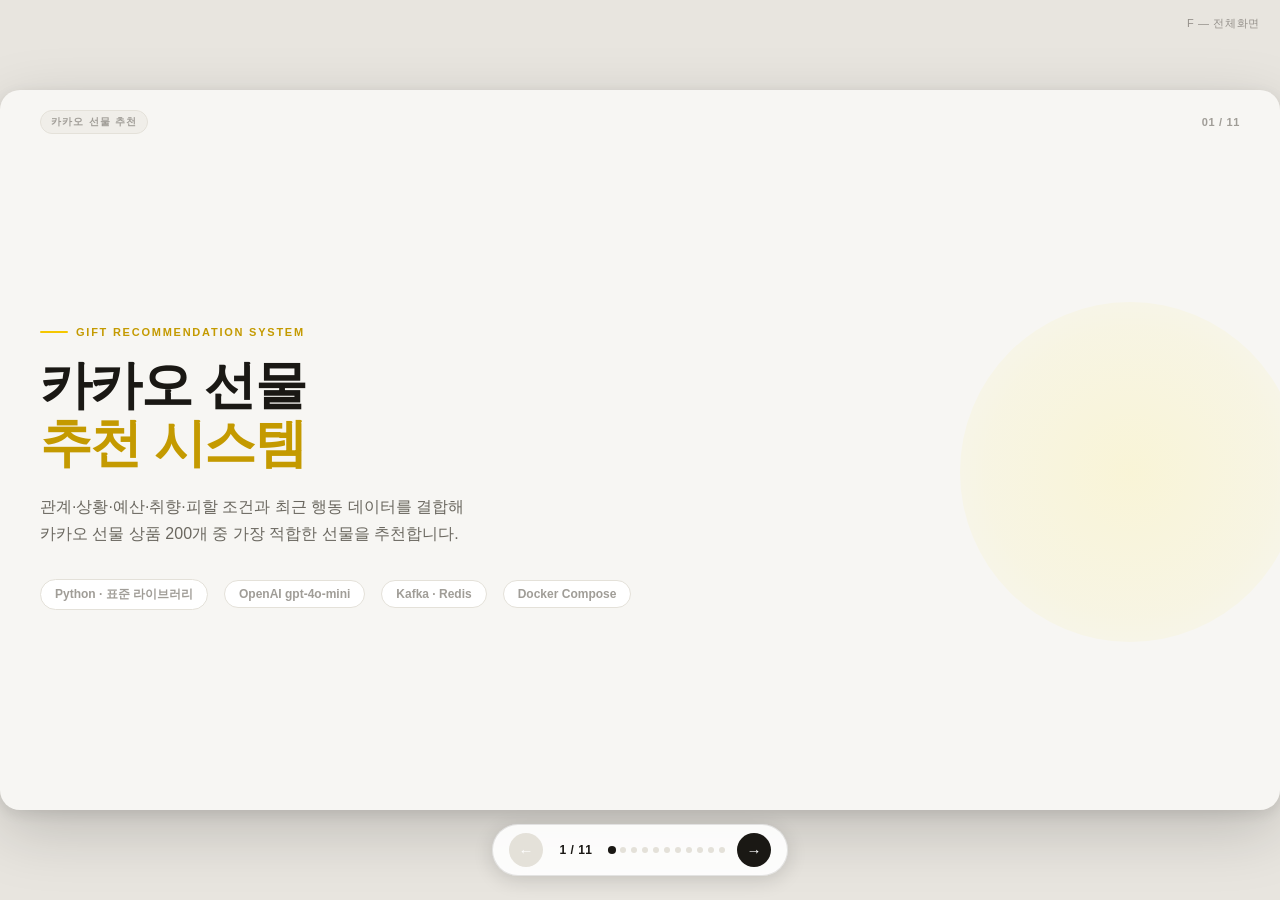
<file: docs/presentation.html>
<!DOCTYPE html>
<html lang="ko">
<head>
<meta charset="UTF-8">
<meta name="viewport" content="width=device-width, initial-scale=1.0">
<title>카카오 선물 추천 시스템</title>
<style>
  *, *::before, *::after { box-sizing: border-box; margin: 0; padding: 0; }

  :root {
    --accent: #F5C700;
    --accent-soft: #FDF3B0;
    --accent-dark: #C49A00;
    --bg: #F7F6F3;
    --surface: #FFFFFF;
    --surface-alt: #F0EEE9;
    --border: #E4E1D9;
    --text-primary: #1A1814;
    --text-secondary: #6B6860;
    --text-muted: #A09D97;
    --shadow-sm: 0 1px 3px rgba(0,0,0,0.08);
    --shadow-md: 0 4px 16px rgba(0,0,0,0.10);
    --shadow-lg: 0 8px 32px rgba(0,0,0,0.12);
    --radius-sm: 8px;
    --radius-md: 14px;
    --radius-lg: 20px;
    --font: -apple-system, "Apple SD Gothic Neo", "Pretendard", "Noto Sans KR", "Malgun Gothic", Segoe UI, Roboto, sans-serif;
  }

  html, body {
    height: 100%;
    overflow: hidden;
    font-family: var(--font);
    background: #E8E5DF;
  }

  /* ── Presentation Shell ── */
  #deck {
    position: fixed;
    inset: 0;
    display: flex;
    align-items: center;
    justify-content: center;
  }

  #stage {
    position: relative;
    width: 1280px;
    height: 720px;
    max-width: 100vw;
    max-height: 100vh;
    transform-origin: center center;
  }

  /* ── Slides ── */
  .slide {
    position: absolute;
    inset: 0;
    background: var(--bg);
    border-radius: var(--radius-lg);
    overflow: hidden;
    display: none;
    flex-direction: column;
    box-shadow: 0 20px 64px rgba(0,0,0,0.18), 0 4px 16px rgba(0,0,0,0.10);
    opacity: 0;
    transform: translateX(40px);
    transition: opacity 0.32s ease, transform 0.32s ease;
  }
  .slide.active {
    display: flex;
    opacity: 1;
    transform: translateX(0);
  }
  .slide.exit-left {
    display: flex;
    opacity: 0;
    transform: translateX(-40px);
  }

  /* ── Slide Header Bar ── */
  .slide-header {
    display: flex;
    align-items: center;
    gap: 12px;
    padding: 20px 40px 0;
    flex-shrink: 0;
  }
  .slide-tag {
    font-size: 10px;
    font-weight: 700;
    letter-spacing: 0.12em;
    text-transform: uppercase;
    color: var(--text-muted);
    background: var(--surface-alt);
    border: 1px solid var(--border);
    border-radius: 100px;
    padding: 4px 10px;
  }
  .slide-num {
    margin-left: auto;
    font-size: 11px;
    font-weight: 600;
    color: var(--text-muted);
    letter-spacing: 0.06em;
  }

  /* ── Slide Body ── */
  .slide-body {
    flex: 1;
    display: flex;
    flex-direction: column;
    padding: 28px 40px 36px;
    overflow: hidden;
  }

  /* ── Typography ── */
  .slide-title {
    font-size: 28px;
    font-weight: 800;
    color: var(--text-primary);
    line-height: 1.25;
    letter-spacing: -0.02em;
    margin-bottom: 6px;
  }
  .slide-subtitle {
    font-size: 15px;
    color: var(--text-secondary);
    line-height: 1.6;
    margin-bottom: 28px;
  }
  .slide-title .accent { color: var(--accent-dark); }

  /* ── Cards ── */
  .card-grid {
    display: grid;
    gap: 14px;
    flex: 1;
    align-content: start;
  }
  .card-grid.cols-2 { grid-template-columns: 1fr 1fr; }
  .card-grid.cols-3 { grid-template-columns: 1fr 1fr 1fr; }

  .card {
    background: var(--surface);
    border: 1px solid var(--border);
    border-radius: var(--radius-md);
    padding: 20px 22px;
    box-shadow: var(--shadow-sm);
    display: flex;
    flex-direction: column;
    gap: 8px;
  }
  .card.accent-card {
    background: linear-gradient(135deg, #FFFBE0 0%, #FFF5B0 100%);
    border-color: #EDD800;
  }
  .card-icon {
    font-size: 22px;
    margin-bottom: 2px;
  }
  .card-title {
    font-size: 14px;
    font-weight: 700;
    color: var(--text-primary);
    letter-spacing: -0.01em;
  }
  .card-body {
    font-size: 12.5px;
    color: var(--text-secondary);
    line-height: 1.65;
  }

  /* ── Flow Steps ── */
  .flow-list {
    display: flex;
    flex-direction: column;
    gap: 10px;
    flex: 1;
  }
  .flow-step {
    display: flex;
    align-items: flex-start;
    gap: 14px;
    background: var(--surface);
    border: 1px solid var(--border);
    border-radius: var(--radius-md);
    padding: 14px 18px;
    box-shadow: var(--shadow-sm);
  }
  .step-num {
    width: 28px;
    height: 28px;
    background: var(--text-primary);
    color: #FFF;
    border-radius: 50%;
    font-size: 12px;
    font-weight: 800;
    display: flex;
    align-items: center;
    justify-content: center;
    flex-shrink: 0;
    margin-top: 1px;
  }
  .step-num.accent-step { background: var(--accent-dark); color: var(--text-primary); }
  .step-content { flex: 1; }
  .step-label {
    font-size: 13px;
    font-weight: 700;
    color: var(--text-primary);
    margin-bottom: 2px;
  }
  .step-desc {
    font-size: 12px;
    color: var(--text-secondary);
    line-height: 1.55;
  }
  .badge {
    display: inline-block;
    font-size: 10px;
    font-weight: 700;
    letter-spacing: 0.06em;
    padding: 2px 7px;
    border-radius: 100px;
    background: var(--surface-alt);
    border: 1px solid var(--border);
    color: var(--text-secondary);
    vertical-align: middle;
    margin-left: 4px;
  }
  .badge.accent { background: var(--accent); border-color: var(--accent-dark); color: #5C4800; }
  .badge.green { background: #E8F8EC; border-color: #B4DDB8; color: #286E30; }
  .badge.blue { background: #E8F0FC; border-color: #B4C8F0; color: #1F4BB5; }
  .badge.red { background: #FDE8E8; border-color: #F0B4B4; color: #B52020; }

  /* ── Two-column layout ── */
  .two-col {
    display: grid;
    grid-template-columns: 1fr 1fr;
    gap: 20px;
    flex: 1;
    align-content: start;
  }
  .two-col-left, .two-col-right {
    display: flex;
    flex-direction: column;
    gap: 12px;
  }

  /* ── Code / Mono ── */
  .mono {
    font-family: "SF Mono", "Fira Code", "Menlo", monospace;
    font-size: 11px;
    background: #F0EEE9;
    border: 1px solid var(--border);
    border-radius: var(--radius-sm);
    padding: 12px 14px;
    color: var(--text-primary);
    line-height: 1.7;
  }
  .mono .kw { color: #9B4F00; font-weight: 700; }
  .mono .val { color: #1A6A3A; }
  .mono .cmt { color: var(--text-muted); font-style: italic; }

  /* ── Pill tags ── */
  .tag-cloud {
    display: flex;
    flex-wrap: wrap;
    gap: 8px;
    margin-top: 6px;
  }
  .tag {
    font-size: 12px;
    font-weight: 600;
    padding: 5px 12px;
    border-radius: 100px;
    border: 1.5px solid var(--border);
    background: var(--surface);
    color: var(--text-secondary);
  }
  .tag.filled { background: var(--text-primary); color: #FFF; border-color: var(--text-primary); }
  .tag.amber { background: var(--accent); color: #5C4800; border-color: var(--accent-dark); }

  /* ── Divider ── */
  .divider {
    height: 1px;
    background: var(--border);
    margin: 12px 0;
  }

  /* ── Title Slide Specific ── */
  .title-hero {
    flex: 1;
    display: flex;
    flex-direction: column;
    justify-content: center;
    align-items: flex-start;
    padding: 0;
  }
  .hero-eyebrow {
    font-size: 11px;
    font-weight: 700;
    letter-spacing: 0.16em;
    text-transform: uppercase;
    color: var(--accent-dark);
    margin-bottom: 18px;
    display: flex;
    align-items: center;
    gap: 8px;
  }
  .hero-eyebrow::before {
    content: '';
    display: block;
    width: 28px;
    height: 2px;
    background: var(--accent);
    border-radius: 2px;
  }
  .hero-title {
    font-size: 52px;
    font-weight: 900;
    color: var(--text-primary);
    line-height: 1.12;
    letter-spacing: -0.03em;
    margin-bottom: 20px;
  }
  .hero-title .line2 { color: var(--accent-dark); }
  .hero-desc {
    font-size: 16px;
    color: var(--text-secondary);
    line-height: 1.7;
    max-width: 520px;
    margin-bottom: 32px;
  }
  .hero-meta {
    display: flex;
    gap: 16px;
    align-items: center;
  }
  .meta-pill {
    font-size: 12px;
    font-weight: 600;
    color: var(--text-muted);
    background: var(--surface);
    border: 1px solid var(--border);
    border-radius: 100px;
    padding: 6px 14px;
  }
  .hero-deco {
    position: absolute;
    right: -20px;
    top: 50%;
    transform: translateY(-50%);
    width: 340px;
    height: 340px;
    border-radius: 50%;
    background: radial-gradient(circle, #FEF08A44 0%, #FAE10011 60%, transparent 100%);
    pointer-events: none;
  }

  /* ── Summary / Closing ── */
  .summary-grid {
    display: grid;
    grid-template-columns: 1fr 1fr;
    gap: 14px;
    flex: 1;
    align-content: start;
  }
  .summary-item {
    background: var(--surface);
    border: 1px solid var(--border);
    border-radius: var(--radius-md);
    padding: 18px 20px;
    display: flex;
    gap: 14px;
    align-items: flex-start;
    box-shadow: var(--shadow-sm);
  }
  .summary-dot {
    width: 8px;
    height: 8px;
    border-radius: 50%;
    background: var(--accent-dark);
    margin-top: 5px;
    flex-shrink: 0;
  }
  .summary-dot.muted { background: var(--text-muted); }

  /* ── Nav Controls ── */
  #controls {
    position: fixed;
    bottom: 24px;
    left: 50%;
    transform: translateX(-50%);
    display: flex;
    align-items: center;
    gap: 12px;
    background: rgba(255,255,255,0.90);
    backdrop-filter: blur(16px);
    border: 1px solid rgba(0,0,0,0.10);
    border-radius: 100px;
    padding: 8px 16px;
    box-shadow: 0 4px 20px rgba(0,0,0,0.14);
    z-index: 100;
    user-select: none;
  }
  .nav-btn {
    width: 34px;
    height: 34px;
    border: none;
    background: var(--text-primary);
    color: #FFF;
    border-radius: 50%;
    cursor: pointer;
    font-size: 15px;
    display: flex;
    align-items: center;
    justify-content: center;
    transition: background 0.15s, transform 0.12s;
    flex-shrink: 0;
  }
  .nav-btn:hover { background: #333; transform: scale(1.08); }
  .nav-btn:disabled { background: var(--border); cursor: not-allowed; transform: none; }
  #counter {
    font-family: var(--font);
    font-size: 12px;
    font-weight: 700;
    color: var(--text-primary);
    min-width: 42px;
    text-align: center;
    letter-spacing: 0.04em;
  }
  #dots {
    display: flex;
    gap: 5px;
    align-items: center;
  }
  .dot {
    width: 6px;
    height: 6px;
    border-radius: 50%;
    background: var(--border);
    cursor: pointer;
    transition: background 0.2s, transform 0.2s;
  }
  .dot.active {
    background: var(--text-primary);
    transform: scale(1.35);
  }

  /* ── Fullscreen hint ── */
  #fullscreen-hint {
    position: fixed;
    top: 16px;
    right: 20px;
    font-size: 11px;
    color: rgba(80,75,70,0.55);
    font-family: var(--font);
    letter-spacing: 0.06em;
    z-index: 99;
    pointer-events: none;
  }

  /* ── SVG Diagram specific ── */
  .diagram-wrap {
    flex: 1;
    display: flex;
    align-items: center;
    justify-content: center;
    background: var(--surface);
    border: 1px solid var(--border);
    border-radius: var(--radius-md);
    padding: 14px;
    box-shadow: var(--shadow-sm);
    overflow: hidden;
  }

  /* ── Scaling for non-1280 screens ── */
  @media (max-width: 1300px) {
    #stage { transform-origin: top center; }
  }
</style>
</head>
<body>

<div id="deck">
  <div id="stage">

    <!-- ═══════════════════════════════════════════════════ -->
    <!-- SLIDE 1 : 타이틀 -->
    <!-- ═══════════════════════════════════════════════════ -->
    <div class="slide active" id="s1">
      <div class="slide-header">
        <span class="slide-tag">카카오 선물 추천</span>
        <span class="slide-num">01 / 11</span>
      </div>
      <div class="slide-body" style="justify-content:center; position:relative; overflow:hidden;">
        <div class="hero-deco"></div>
        <div class="title-hero">
          <div class="hero-eyebrow">Gift Recommendation System</div>
          <h1 class="hero-title">
            카카오 선물<br>
            <span class="line2">추천 시스템</span>
          </h1>
          <p class="hero-desc">
            관계·상황·예산·취향·피할 조건과 최근 행동 데이터를 결합해<br>
            카카오 선물 상품 200개 중 가장 적합한 선물을 추천합니다.
          </p>
          <div class="hero-meta">
            <span class="meta-pill">Python · 표준 라이브러리</span>
            <span class="meta-pill">OpenAI gpt-4o-mini</span>
            <span class="meta-pill">Kafka · Redis</span>
            <span class="meta-pill">Docker Compose</span>
          </div>
        </div>
      </div>
    </div>

    <!-- ═══════════════════════════════════════════════════ -->
    <!-- SLIDE 2 : 문제 & 목표 -->
    <!-- ═══════════════════════════════════════════════════ -->
    <div class="slide" id="s2">
      <div class="slide-header">
        <span class="slide-tag">문제 & 목표</span>
        <span class="slide-num">02 / 11</span>
      </div>
      <div class="slide-body">
        <h2 class="slide-title">왜 이 시스템이 필요한가?</h2>
        <p class="slide-subtitle">카카오 선물하기의 방대한 상품 중, <strong>맥락에 맞는 선물</strong>을 추천하는 문제를 풉니다.</p>
        <div class="card-grid cols-2" style="flex:1; align-content:center;">
          <div class="card" style="border-left: 3px solid #E05C5C;">
            <div class="card-icon">😓</div>
            <div class="card-title">문제 1 — 선택지 과부하</div>
            <div class="card-body">상품이 너무 많아 무엇을 골라야 할지 막막합니다. 관계나 상황을 고려한 탐색 경로가 없습니다.</div>
          </div>
          <div class="card" style="border-left: 3px solid #E05C5C;">
            <div class="card-icon">🎯</div>
            <div class="card-title">문제 2 — 획일화된 추천</div>
            <div class="card-body">기존 베스트 상품 나열로는 개인의 취향, 피하고 싶은 품목, 예산 범위를 반영하기 어렵습니다.</div>
          </div>
          <div class="card accent-card">
            <div class="card-icon">✅</div>
            <div class="card-title">목표 1 — 맥락 인지 필터링</div>
            <div class="card-body">관계(친구/부모/연인), 상황(생일/명절), 예산, 피할 조건을 1차 필터로 적용해 후보를 좁힙니다.</div>
          </div>
          <div class="card accent-card">
            <div class="card-icon">⚡</div>
            <div class="card-title">목표 2 — 실시간 행동 반영</div>
            <div class="card-body">최근 클릭·노출·카트 이벤트를 즉시 feature store에 적재해 다음 추천에 바로 반영합니다.</div>
          </div>
        </div>
      </div>
    </div>

    <!-- ═══════════════════════════════════════════════════ -->
    <!-- SLIDE 3 : 전체 아키텍처 (SVG) -->
    <!-- ═══════════════════════════════════════════════════ -->
    <div class="slide" id="s3">
      <div class="slide-header">
        <span class="slide-tag">전체 아키텍처</span>
        <span class="slide-num">03 / 11</span>
      </div>
      <div class="slide-body" style="gap:12px;">
        <h2 class="slide-title">3계층 아키텍처 + 이벤트 파이프라인</h2>
        <div class="diagram-wrap">
          <svg viewBox="0 0 1100 490" width="100%" height="100%" xmlns="http://www.w3.org/2000/svg" font-family="-apple-system,'Apple SD Gothic Neo','Pretendard',sans-serif">
            <defs>
              <!-- Arrow markers -->
              <marker id="arr-dark" markerWidth="8" markerHeight="8" refX="7" refY="3.5" orient="auto">
                <path d="M0,0 L8,3.5 L0,7 Z" fill="#1A1814" opacity="0.9"/>
              </marker>
              <marker id="arr-amber" markerWidth="8" markerHeight="8" refX="7" refY="3.5" orient="auto">
                <path d="M0,0 L8,3.5 L0,7 Z" fill="#C49A00"/>
              </marker>
              <marker id="arr-green" markerWidth="8" markerHeight="8" refX="7" refY="3.5" orient="auto">
                <path d="M0,0 L8,3.5 L0,7 Z" fill="#2E7D32"/>
              </marker>
            </defs>

            <!-- ── Legend ── -->
            <rect x="18" y="14" width="280" height="40" rx="10" fill="#F7F6F3" stroke="#E4E1D9" stroke-width="1"/>
            <line x1="34" y1="34" x2="64" y2="34" stroke="#1A1814" stroke-width="2" stroke-dasharray="0" marker-end="url(#arr-dark)"/>
            <text x="72" y="39" font-size="11" fill="#6B6860" font-weight="600">요청 경로</text>
            <line x1="148" y1="34" x2="178" y2="34" stroke="#C49A00" stroke-width="2" stroke-dasharray="5,3" marker-end="url(#arr-amber)"/>
            <text x="186" y="39" font-size="11" fill="#6B6860" font-weight="600">이벤트 경로</text>

            <!-- ════ BROWSER ════ -->
            <rect x="18" y="80" width="150" height="90" rx="12" fill="#FFFFFF" stroke="#E4E1D9" stroke-width="1.5"/>
            <text x="93" y="116" text-anchor="middle" font-size="22">🌐</text>
            <text x="93" y="136" text-anchor="middle" font-size="13" font-weight="800" fill="#1A1814">Browser</text>
            <text x="93" y="153" text-anchor="middle" font-size="10" fill="#A09D97">View Layer</text>

            <!-- ════ REC-API ════ -->
            <rect x="280" y="58" width="240" height="320" rx="14" fill="#FFFBE0" stroke="#EDD800" stroke-width="2"/>
            <text x="400" y="84" text-anchor="middle" font-size="12" font-weight="800" fill="#5C4800">rec-api</text>
            <text x="400" y="100" text-anchor="middle" font-size="10" fill="#8A7700">Python http.server · :8000</text>
            <!-- Inner boxes -->
            <rect x="298" y="112" width="204" height="44" rx="8" fill="#FFF" stroke="#E4E1D9" stroke-width="1"/>
            <text x="400" y="130" text-anchor="middle" font-size="11" font-weight="700" fill="#1A1814">① 1차 필터링</text>
            <text x="400" y="147" text-anchor="middle" font-size="10" fill="#6B6860">예산 · 피할조건 · 오디언스</text>

            <rect x="298" y="170" width="204" height="44" rx="8" fill="#FFF" stroke="#E4E1D9" stroke-width="1"/>
            <text x="400" y="188" text-anchor="middle" font-size="11" font-weight="700" fill="#1A1814">② 후보 생성</text>
            <text x="400" y="205" text-anchor="middle" font-size="10" fill="#6B6860">관련도 + 인기도 → top-36</text>

            <rect x="298" y="228" width="204" height="44" rx="8" fill="#FFF" stroke="#E4E1D9" stroke-width="1"/>
            <text x="400" y="246" text-anchor="middle" font-size="11" font-weight="700" fill="#1A1814">③ 이벤트 수집</text>
            <text x="400" y="263" text-anchor="middle" font-size="10" fill="#6B6860">POST /v1/events → Kafka</text>

            <!-- fallback note -->
            <text x="400" y="306" text-anchor="middle" font-size="10" fill="#A09D97" font-style="italic">core-api 다운 → 인기도 fallback</text>
            <text x="400" y="322" text-anchor="middle" font-size="10" fill="#A09D97" font-style="italic">이벤트 수집 /v1/events</text>

            <!-- ════ CORE-API ════ -->
            <rect x="640" y="58" width="220" height="220" rx="14" fill="#E8F0FC" stroke="#5C7DD8" stroke-width="2"/>
            <text x="750" y="84" text-anchor="middle" font-size="12" font-weight="800" fill="#1F3C8A">core-api</text>
            <text x="750" y="100" text-anchor="middle" font-size="10" fill="#3A5CB0">Python inference · :8001</text>

            <rect x="656" y="112" width="188" height="44" rx="8" fill="#FFF" stroke="#B4C8F0" stroke-width="1"/>
            <text x="750" y="130" text-anchor="middle" font-size="11" font-weight="700" fill="#1A1814">④ 최근 행동 병합</text>
            <text x="750" y="147" text-anchor="middle" font-size="10" fill="#6B6860">Redis feature store 조회</text>

            <rect x="656" y="170" width="188" height="44" rx="8" fill="#FFF" stroke="#B4C8F0" stroke-width="1"/>
            <text x="750" y="188" text-anchor="middle" font-size="11" font-weight="700" fill="#1A1814">⑤ LLM 랭킹</text>
            <text x="750" y="205" text-anchor="middle" font-size="10" fill="#6B6860">gpt-4o-mini → 후보 정렬 + 이유</text>

            <text x="750" y="242" text-anchor="middle" font-size="10" fill="#6B6860" font-style="italic">로컬 룰 랭커 폴백</text>
            <text x="750" y="258" text-anchor="middle" font-size="10" fill="#6B6860" font-style="italic">id · rank · score · reason · badges</text>

            <!-- ════ KAFKA ════ -->
            <rect x="280" y="430" width="140" height="52" rx="10" fill="#FFF3E0" stroke="#FFB74D" stroke-width="1.5"/>
            <text x="350" y="452" text-anchor="middle" font-size="12" font-weight="700" fill="#E65100">Kafka</text>
            <text x="350" y="468" text-anchor="middle" font-size="10" fill="#A09D97">KRaft · rec-events</text>

            <!-- ════ EVENT-WORKER ════ -->
            <rect x="480" y="430" width="140" height="52" rx="10" fill="#F3E5F5" stroke="#AB47BC" stroke-width="1.5"/>
            <text x="550" y="452" text-anchor="middle" font-size="12" font-weight="700" fill="#6A1B9A">event-worker</text>
            <text x="550" y="468" text-anchor="middle" font-size="10" fill="#A09D97">consumer · 가공</text>

            <!-- ════ REDIS ════ -->
            <rect x="680" y="430" width="140" height="52" rx="10" fill="#E8F5E9" stroke="#66BB6A" stroke-width="1.5"/>
            <text x="750" y="452" text-anchor="middle" font-size="12" font-weight="700" fill="#1B5E20">Redis</text>
            <text x="750" y="468" text-anchor="middle" font-size="10" fill="#6B6860">impressions · clicks · carts</text>

            <!-- ════ KAFKA-UI ════ -->
            <rect x="880" y="430" width="120" height="52" rx="10" fill="#F7F6F3" stroke="#E4E1D9" stroke-width="1.5"/>
            <text x="940" y="452" text-anchor="middle" font-size="11" font-weight="700" fill="#6B6860">kafka-ui</text>
            <text x="940" y="468" text-anchor="middle" font-size="10" fill="#A09D97">:8080 관측</text>

            <!-- ══ ARROWS: REQUEST PATH (dark, solid) ══ -->
            <!-- Browser → rec-api -->
            <path d="M 168,125 L 278,125" stroke="#1A1814" stroke-width="2" fill="none" marker-end="url(#arr-dark)"/>
            <text x="223" y="116" text-anchor="middle" font-size="9" fill="#6B6860">POST</text>
            <text x="223" y="127" text-anchor="middle" font-size="9" fill="#6B6860">/v1/rec</text>

            <!-- rec-api → core-api (forward) -->
            <path d="M 520,155 L 638,155" stroke="#1A1814" stroke-width="2" fill="none" marker-end="url(#arr-dark)"/>
            <text x="579" y="148" text-anchor="middle" font-size="9" fill="#6B6860">top-36</text>
            <text x="579" y="159" text-anchor="middle" font-size="9" fill="#6B6860">candidates</text>

            <!-- core-api → rec-api (response, below) -->
            <path d="M 640,190 L 522,190" stroke="#1A1814" stroke-width="1.5" stroke-dasharray="4,3" fill="none" marker-end="url(#arr-dark)"/>
            <text x="581" y="184" text-anchor="middle" font-size="9" fill="#A09D97">ranked result</text>

            <!-- rec-api → Browser (response) -->
            <path d="M 280,140 L 170,140" stroke="#1A1814" stroke-width="1.5" stroke-dasharray="4,3" fill="none" marker-end="url(#arr-dark)"/>
            <text x="225" y="155" text-anchor="middle" font-size="9" fill="#A09D97">cards</text>

            <!-- ══ ARROWS: EVENT PATH (amber, dashed) ══ -->
            <!-- rec-api bottom → Kafka -->
            <path d="M 350,378 L 350,428" stroke="#C49A00" stroke-width="2" stroke-dasharray="5,3" fill="none" marker-end="url(#arr-amber)"/>
            <text x="370" y="408" font-size="9" fill="#C49A00">emit</text>

            <!-- Kafka → event-worker -->
            <path d="M 420,456 L 478,456" stroke="#C49A00" stroke-width="2" stroke-dasharray="5,3" fill="none" marker-end="url(#arr-amber)"/>

            <!-- event-worker → Redis -->
            <path d="M 620,456 L 678,456" stroke="#C49A00" stroke-width="2" stroke-dasharray="5,3" fill="none" marker-end="url(#arr-amber)"/>

            <!-- Redis → core-api (up, green) -->
            <path d="M 750,430 L 750,280" stroke="#2E7D32" stroke-width="2" fill="none" marker-end="url(#arr-green)"/>
            <text x="762" y="360" font-size="9" fill="#2E7D32" font-weight="700">최근 행동</text>
            <text x="762" y="372" font-size="9" fill="#2E7D32">조회</text>

            <!-- Kafka → kafka-ui -->
            <path d="M 820,456 L 878,456" stroke="#C49A00" stroke-width="1.5" stroke-dasharray="3,3" fill="none" marker-end="url(#arr-amber)"/>

            <!-- Browser → rec-api event (dashed) -->
            <path d="M 93,170 L 93,405 Q 93,425 113,425 L 278,425 Q 278,456 280,456" stroke="#C49A00" stroke-width="1.5" stroke-dasharray="4,3" fill="none" marker-end="url(#arr-amber)"/>
            <text x="38" y="320" font-size="9" fill="#C49A00">click/</text>
            <text x="38" y="333" font-size="9" fill="#C49A00">impr.</text>
          </svg>
        </div>
      </div>
    </div>

    <!-- ═══════════════════════════════════════════════════ -->
    <!-- SLIDE 4 : 추천 요청 흐름 -->
    <!-- ═══════════════════════════════════════════════════ -->
    <div class="slide" id="s4">
      <div class="slide-header">
        <span class="slide-tag">추천 요청 흐름</span>
        <span class="slide-num">04 / 11</span>
      </div>
      <div class="slide-body">
        <h2 class="slide-title">Request Path — 4단계</h2>
        <p class="slide-subtitle">사용자 조건 입력부터 카드 렌더까지의 데이터 흐름</p>
        <div class="flow-list">
          <div class="flow-step">
            <div class="step-num accent-step">1</div>
            <div class="step-content">
              <div class="step-label">브라우저 → rec-api <span class="badge blue">POST /v1/recommendations</span></div>
              <div class="step-desc">관계 · 상황 · 예산 · 성향(traits) · 피할 조건 · clickHistory를 JSON body로 전송합니다.</div>
            </div>
          </div>
          <div class="flow-step">
            <div class="step-num accent-step">2</div>
            <div class="step-content">
              <div class="step-label">rec-api — 1차 필터 → 후보 생성 <span class="badge">top-36</span></div>
              <div class="step-desc">예산·피할 조건·오디언스로 1차 필터링 후, 관련도(관계·상황·성향 매치) + 인기도 점수 + 카테고리 다양성으로 top-36 추출. core-api로 candidateItems 전달.</div>
            </div>
          </div>
          <div class="flow-step">
            <div class="step-num accent-step">3</div>
            <div class="step-content">
              <div class="step-label">core-api — Redis 최근 행동 병합 → LLM 랭킹 <span class="badge green">gpt-4o-mini</span></div>
              <div class="step-desc">Redis에서 해당 유저/세션의 impressions · clicks · carts를 즉시 조회해 최근 행동을 병합. LLM이 후보 36개 안에서만 정렬 · 이유 · 배지를 JSON으로 생성합니다.</div>
            </div>
          </div>
          <div class="flow-step">
            <div class="step-num accent-step">4</div>
            <div class="step-content">
              <div class="step-label">결과 → rec-api → 브라우저 카드 렌더 <span class="badge accent">id · rank · score · reason · badges</span></div>
              <div class="step-desc">LLM이 생성한 메타데이터와 함께 상품 카드가 렌더됩니다. 카드 클릭/노출 이벤트는 다시 /v1/events로 emit되어 실시간 feature store를 갱신합니다.</div>
            </div>
          </div>
        </div>
      </div>
    </div>

    <!-- ═══════════════════════════════════════════════════ -->
    <!-- SLIDE 5 : rec-api 후보 생성 -->
    <!-- ═══════════════════════════════════════════════════ -->
    <div class="slide" id="s5">
      <div class="slide-header">
        <span class="slide-tag">rec-api · 후보 생성</span>
        <span class="slide-num">05 / 11</span>
      </div>
      <div class="slide-body">
        <h2 class="slide-title">rec-api — <span class="accent">Retrieval</span> 단계</h2>
        <p class="slide-subtitle">좋은 후보를 뽑는 것이 추천 품질의 절반입니다. 필터 → 스코어링 → 다양성의 3단 파이프라인.</p>
        <div class="two-col" style="flex:1;">
          <div class="two-col-left">
            <div class="card">
              <div class="card-icon">🔍</div>
              <div class="card-title">① Hard Filter</div>
              <div class="card-body">
                <strong>예산 범위</strong>: minPrice ≤ 상품가 ≤ maxPrice<br>
                <strong>피할 조건</strong>: 사용자가 선택한 카테고리(뷰티·주방 등) 완전 제외<br>
                <strong>오디언스</strong>: 관계 태그와 맞지 않는 상품 필터
              </div>
            </div>
            <div class="card">
              <div class="card-icon">📊</div>
              <div class="card-title">② 관련도 스코어링</div>
              <div class="card-body">
                관계 매치 · 상황 매치 · 성향(traits) 매치 가중합<br>
                인기도(popularityScore) 보정 추가<br>
                → <strong>종합 점수</strong>로 내림차순 정렬
              </div>
            </div>
            <div class="card accent-card">
              <div class="card-icon">🌈</div>
              <div class="card-title">③ 카테고리 다양성</div>
              <div class="card-body">
                상위 점수 그룹 내에서 같은 카테고리가 뭉치지 않도록<br>
                round-robin 다양성 보정 → <strong>top-36 추출</strong>
              </div>
            </div>
          </div>
          <div class="two-col-right">
            <div class="card" style="flex:1; background: #F7F6F3;">
              <div class="card-title" style="margin-bottom:10px;">데이터 소스</div>
              <div class="mono">
                <span class="cmt"># data/gifts.json</span><br>
                <span class="kw">상품 수</span>: <span class="val">200개</span><br>
                <span class="kw">필드</span>: id, name, price,<br>
                &nbsp;&nbsp;&nbsp;&nbsp;category, tags,<br>
                &nbsp;&nbsp;&nbsp;&nbsp;recommendationMeta<br>
                <br>
                <span class="cmt"># recommendationMeta</span><br>
                <span class="kw">audiences</span>: <span class="val">["friend",…]</span><br>
                <span class="kw">occasions</span>: <span class="val">["birthday",…]</span><br>
                <span class="kw">traits</span>: <span class="val">6종 성향 태그</span><br>
                <span class="kw">popularityScore</span>: <span class="val">0–100</span>
              </div>
            </div>
            <div class="card">
              <div class="card-title">핵심 설계 의도</div>
              <div class="card-body">
                LLM에 200개를 전부 보내면 토큰 비용 폭발 + 품질 하락.<br>
                rec-api가 "맥락에 맞는 36개"를 미리 추려서 LLM이<br>
                후보 집합 안에서만 랭킹 · 설명하도록 역할을 분리합니다.
              </div>
            </div>
          </div>
        </div>
      </div>
    </div>

    <!-- ═══════════════════════════════════════════════════ -->
    <!-- SLIDE 6 : core-api LLM 랭킹 -->
    <!-- ═══════════════════════════════════════════════════ -->
    <div class="slide" id="s6">
      <div class="slide-header">
        <span class="slide-tag">core-api · LLM 랭킹</span>
        <span class="slide-num">06 / 11</span>
      </div>
      <div class="slide-body">
        <h2 class="slide-title">core-api — <span class="accent">Ranking</span> 단계</h2>
        <p class="slide-subtitle">후보 36개를 LLM이 최종 정렬하고, 이유와 배지를 생성합니다.</p>
        <div class="two-col" style="flex:1;">
          <div class="two-col-left">
            <div class="flow-list">
              <div class="flow-step">
                <div class="step-num">1</div>
                <div class="step-content">
                  <div class="step-label">Redis 최근 행동 조회</div>
                  <div class="step-desc">impressions · clicks · carts 리스트를 user/session 키로 즉시 조회. 최근 본 카테고리를 컨텍스트에 주입.</div>
                </div>
              </div>
              <div class="flow-step">
                <div class="step-num">2</div>
                <div class="step-content">
                  <div class="step-label">LLM 프롬프트 구성</div>
                  <div class="step-desc">관계/상황/성향 + 최근 행동 + 후보 36개 메타를 JSON으로 조합해 gpt-4o-mini에 전달.</div>
                </div>
              </div>
              <div class="flow-step">
                <div class="step-num">3</div>
                <div class="step-content">
                  <div class="step-label">구조화 출력 <span class="badge green">JSON mode</span></div>
                  <div class="step-desc">LLM이 <code style="font-size:11px; background:#F0EEE9; padding:1px 5px; border-radius:4px;">{id, rank, score, reason, badges}</code> 배열로 응답. 후보 집합 안 id만 허용.</div>
                </div>
              </div>
            </div>
          </div>
          <div class="two-col-right">
            <div class="card accent-card">
              <div class="card-icon">⚡</div>
              <div class="card-title">폴백 체계</div>
              <div class="card-body">
                <strong>키 없음 / API 오류</strong> → 로컬 룰 기반 랭커<br>
                <strong>core-api 다운</strong> → rec-api가 인기도 점수만으로 직접 반환<br>
                시스템 전체가 절대 죽지 않습니다.
              </div>
            </div>
            <div class="card">
              <div class="card-icon">🔄</div>
              <div class="card-title">LLM 전환 이력</div>
              <div class="card-body">초기 Anthropic Claude 기반으로 설계 → OpenAI gpt-4o-mini로 전환. 계약 기반(contract-first) JSON 인터페이스 덕분에 엔진 교체가 내부 변경에만 국한됩니다.</div>
            </div>
            <div class="card">
              <div class="card-icon">🏷️</div>
              <div class="card-title">badges 생성</div>
              <div class="card-body">LLM이 상황별 뱃지(예: "생일 추천", "트렌디", "가성비")를 자동 생성해 카드 UI에 표시. 추천 이유도 한국어로 생성합니다.</div>
            </div>
          </div>
        </div>
      </div>
    </div>

    <!-- ═══════════════════════════════════════════════════ -->
    <!-- SLIDE 7 : 실시간 feature store -->
    <!-- ═══════════════════════════════════════════════════ -->
    <div class="slide" id="s7">
      <div class="slide-header">
        <span class="slide-tag">실시간 Feature Store</span>
        <span class="slide-num">07 / 11</span>
      </div>
      <div class="slide-body">
        <h2 class="slide-title">이벤트 파이프라인 — <span class="accent">온라인 Feature Store</span></h2>
        <p class="slide-subtitle">클릭 한 번이 다음 추천을 즉시 바꿉니다. 당근마켓 feature store의 recency 컨셉을 차용.</p>
        <div class="card-grid cols-3" style="flex:1; align-content:center;">
          <div class="card">
            <div class="card-icon">📡</div>
            <div class="card-title">이벤트 타입 3종</div>
            <div class="card-body">
              <span class="badge blue">product_impression</span><br><br>
              <span class="badge green">product_click</span><br><br>
              <span class="badge accent">add_to_cart</span>
            </div>
          </div>
          <div class="card">
            <div class="card-icon">🔀</div>
            <div class="card-title">파이프라인 흐름</div>
            <div class="card-body">
              Browser emit<br>
              → rec-api <code style="font-size:10px; background:#F0EEE9; padding:1px 4px; border-radius:3px;">/v1/events</code><br>
              → Kafka <code style="font-size:10px; background:#F0EEE9; padding:1px 4px; border-radius:3px;">rec-events</code><br>
              → event-worker 가공<br>
              → Redis 최신순 리스트
            </div>
          </div>
          <div class="card">
            <div class="card-icon">🗂️</div>
            <div class="card-title">Redis 키 구조</div>
            <div class="card-body">
              <code style="font-size:10px; background:#F0EEE9; padding:2px 5px; border-radius:3px; display:block; margin-bottom:5px;">impressions:{user|session}</code>
              <code style="font-size:10px; background:#F0EEE9; padding:2px 5px; border-radius:3px; display:block; margin-bottom:5px;">clicks:{user|session}</code>
              <code style="font-size:10px; background:#F0EEE9; padding:2px 5px; border-radius:3px; display:block;">carts:{user|session}</code>
              <br>최신순 리스트, 즉시 조회
            </div>
          </div>
          <div class="card accent-card" style="grid-column: span 2;">
            <div class="card-icon">⚡</div>
            <div class="card-title">핵심 가치 — 실시간 반영</div>
            <div class="card-body">
              Kafka + event-worker가 이벤트를 비동기 처리하므로 추천 요청 응답 속도에 영향 없음.<br>
              Redis는 인메모리이므로 core-api가 밀리초 내에 최근 행동을 조회 가능.<br>
              최근 본 카테고리가 <strong>다음 추천에 즉시 반영</strong>됩니다.
            </div>
          </div>
          <div class="card">
            <div class="card-icon">👁️</div>
            <div class="card-title">관측 — kafka-ui</div>
            <div class="card-body">
              <code style="font-size:10px; background:#F0EEE9; padding:2px 5px; border-radius:3px;">http://localhost:8080</code><br><br>
              토픽 · 파티션 · 오프셋 · 메시지 실시간 확인
            </div>
          </div>
        </div>
      </div>
    </div>

    <!-- ═══════════════════════════════════════════════════ -->
    <!-- SLIDE 8 : 콜드스타트 & 폴백 -->
    <!-- ═══════════════════════════════════════════════════ -->
    <div class="slide" id="s8">
      <div class="slide-header">
        <span class="slide-tag">콜드스타트 & 회복탄력성</span>
        <span class="slide-num">08 / 11</span>
      </div>
      <div class="slide-body">
        <h2 class="slide-title">항상 동작하는 시스템</h2>
        <p class="slide-subtitle">신규 유저도, 장애 상황도 graceful하게 처리합니다.</p>
        <div class="card-grid cols-2" style="flex:1; align-content:center; gap:16px;">
          <div class="card" style="border-top: 3px solid var(--accent-dark);">
            <div class="card-icon">🆕</div>
            <div class="card-title">콜드스타트 — 신규 유저</div>
            <div class="card-body">
              Redis에 행동 이력이 없는 신규 유저.<br><br>
              → 인기도(popularityScore) + 관련도 스코어만으로 top-36 구성<br>
              → LLM이 맥락(관계/상황/성향)만으로 랭킹 + 이유 생성<br><br>
              행동 없어도 양질의 추천이 가능합니다.
            </div>
          </div>
          <div class="card" style="border-top: 3px solid var(--accent-dark);">
            <div class="card-icon">🔧</div>
            <div class="card-title">core-api 장애</div>
            <div class="card-body">
              core-api 타임아웃 또는 연결 불가 상황.<br><br>
              → rec-api가 인기도 점수 기반으로 직접 결과 반환<br>
              → 추천 품질은 낮아지지만 서비스 중단 없음<br><br>
              <span class="badge red">fallback</span> 상태를 응답에 명시.
            </div>
          </div>
          <div class="card" style="border-top: 3px solid #5C7DD8;">
            <div class="card-icon">🔑</div>
            <div class="card-title">OpenAI 키 없음 / LLM 오류</div>
            <div class="card-body">
              API 키 미설정 또는 rate limit / 응답 파싱 실패.<br><br>
              → core-api 내 <strong>로컬 룰 기반 랭커</strong>로 즉시 폴백<br>
              → 관련도 + 인기도 가중합 정렬 결과 반환<br><br>
              LLM 없이도 결과를 냅니다.
            </div>
          </div>
          <div class="card accent-card" style="border-top: 3px solid var(--accent-dark);">
            <div class="card-icon">🛡️</div>
            <div class="card-title">설계 원칙 — Defence in Depth</div>
            <div class="card-body">
              <strong>3중 폴백 레이어</strong>:<br>
              LLM 실패 → 로컬 룰 랭커<br>
              core-api 실패 → rec-api 인기도 직접 반환<br>
              이벤트 파이프라인 장애 → 추천 요청 경로와 분리되어 있어 무관
            </div>
          </div>
        </div>
      </div>
    </div>

    <!-- ═══════════════════════════════════════════════════ -->
    <!-- SLIDE 9 : 데이터 큐레이션 -->
    <!-- ═══════════════════════════════════════════════════ -->
    <div class="slide" id="s9">
      <div class="slide-header">
        <span class="slide-tag">데이터 큐레이션</span>
        <span class="slide-num">09 / 11</span>
      </div>
      <div class="slide-body">
        <h2 class="slide-title">성향(Traits) & 피할 조건</h2>
        <p class="slide-subtitle">실제 데이터 <code style="font-size:13px; background:#F0EEE9; padding:2px 8px; border-radius:5px;">recommendationMeta.traits</code> 기반으로 큐레이션한 6종 성향과 명사형 제외 조건.</p>
        <div class="two-col" style="flex:1;">
          <div class="two-col-left">
            <div class="card" style="flex:1;">
              <div class="card-title" style="margin-bottom: 14px;">선호 성향 6종 <span class="badge green">traits</span></div>
              <div style="display:flex; flex-direction:column; gap:10px;">
                <div style="display:flex; align-items:center; gap:12px;">
                  <div style="width:8px;height:8px;border-radius:50%;background:var(--accent-dark);flex-shrink:0;"></div>
                  <div>
                    <div style="font-size:13px;font-weight:700;color:var(--text-primary);">트렌디함</div>
                    <div style="font-size:11px;color:var(--text-secondary);">요즘 유행하는 감성의 상품 선호</div>
                  </div>
                </div>
                <div style="display:flex; align-items:center; gap:12px;">
                  <div style="width:8px;height:8px;border-radius:50%;background:var(--accent-dark);flex-shrink:0;"></div>
                  <div>
                    <div style="font-size:13px;font-weight:700;color:var(--text-primary);">포장중요</div>
                    <div style="font-size:11px;color:var(--text-secondary);">선물 포장·패키징 품질 중시</div>
                  </div>
                </div>
                <div style="display:flex; align-items:center; gap:12px;">
                  <div style="width:8px;height:8px;border-radius:50%;background:var(--accent-dark);flex-shrink:0;"></div>
                  <div>
                    <div style="font-size:13px;font-weight:700;color:var(--text-primary);">고급스러움</div>
                    <div style="font-size:11px;color:var(--text-secondary);">프리미엄 브랜드 · 고급 소재 선호</div>
                  </div>
                </div>
                <div style="display:flex; align-items:center; gap:12px;">
                  <div style="width:8px;height:8px;border-radius:50%;background:var(--accent-dark);flex-shrink:0;"></div>
                  <div>
                    <div style="font-size:13px;font-weight:700;color:var(--text-primary);">실용적</div>
                    <div style="font-size:11px;color:var(--text-secondary);">실생활에서 바로 쓸 수 있는 상품 중시</div>
                  </div>
                </div>
                <div style="display:flex; align-items:center; gap:12px;">
                  <div style="width:8px;height:8px;border-radius:50%;background:var(--accent-dark);flex-shrink:0;"></div>
                  <div>
                    <div style="font-size:13px;font-weight:700;color:var(--text-primary);">먹는것좋아함</div>
                    <div style="font-size:11px;color:var(--text-secondary);">식품 · 음료 · 디저트 카테고리 선호</div>
                  </div>
                </div>
                <div style="display:flex; align-items:center; gap:12px;">
                  <div style="width:8px;height:8px;border-radius:50%;background:var(--accent-dark);flex-shrink:0;"></div>
                  <div>
                    <div style="font-size:13px;font-weight:700;color:var(--text-primary);">개인화</div>
                    <div style="font-size:11px;color:var(--text-secondary);">이름·날짜 각인 등 맞춤 제작 상품 선호</div>
                  </div>
                </div>
              </div>
            </div>
          </div>
          <div class="two-col-right">
            <div class="card" style="flex:1;">
              <div class="card-title" style="margin-bottom:14px;">피할 조건 <span class="badge red">명사형 제외</span></div>
              <div class="tag-cloud" style="margin-bottom:16px;">
                <span class="tag">뷰티 / 향수</span>
                <span class="tag">주방 / 리빙</span>
                <span class="tag">각인 · 맞춤</span>
              </div>
              <div class="divider"></div>
              <div class="card-body" style="margin-top:10px;">
                피할 조건은 <strong>Hard Filter</strong> 단계에서 완전 제외됩니다.<br>
                예: "향수 알레르기 있어요" → 뷰티/향수 카테고리 전체 제외 후 나머지로 추천.<br><br>
                UI에서 명사형 태그로 제공되어 사용자가 직관적으로 선택합니다.
              </div>
            </div>
            <div class="card accent-card">
              <div class="card-title">큐레이션 원칙</div>
              <div class="card-body">
                실제 <code style="font-size:11px;">gifts.json</code> 데이터의 메타 필드를<br>분석해 도출한 실제 데이터 기반 분류.<br>
                LLM 프롬프트에 traits 값이 직접 주입되어<br>이유 생성 시 사용됩니다.
              </div>
            </div>
          </div>
        </div>
      </div>
    </div>

    <!-- ═══════════════════════════════════════════════════ -->
    <!-- SLIDE 10 : 기술 스택 & 실행법 -->
    <!-- ═══════════════════════════════════════════════════ -->
    <div class="slide" id="s10">
      <div class="slide-header">
        <span class="slide-tag">기술 스택 & 실행법</span>
        <span class="slide-num">10 / 11</span>
      </div>
      <div class="slide-body">
        <h2 class="slide-title">Tech Stack & 실행</h2>
        <p class="slide-subtitle">외부 웹 프레임워크 없이 Python 표준 라이브러리만으로 서버 구성. 완전 컨테이너 기반.</p>
        <div class="two-col" style="flex:1;">
          <div class="two-col-left">
            <div class="card-grid cols-2" style="flex:0; grid-template-columns: 1fr 1fr;">
              <div class="card">
                <div class="card-title" style="font-size:12px;">Backend</div>
                <div class="tag-cloud" style="margin-top:6px;">
                  <span class="tag">Python</span>
                  <span class="tag">http.server</span>
                </div>
              </div>
              <div class="card">
                <div class="card-title" style="font-size:12px;">LLM</div>
                <div class="tag-cloud" style="margin-top:6px;">
                  <span class="tag amber">gpt-4o-mini</span>
                  <span class="tag">OpenAI API</span>
                </div>
              </div>
              <div class="card">
                <div class="card-title" style="font-size:12px;">Messaging</div>
                <div class="tag-cloud" style="margin-top:6px;">
                  <span class="tag">Apache Kafka</span>
                  <span class="tag">KRaft</span>
                </div>
              </div>
              <div class="card">
                <div class="card-title" style="font-size:12px;">Feature Store</div>
                <div class="tag-cloud" style="margin-top:6px;">
                  <span class="tag">Redis</span>
                </div>
              </div>
              <div class="card" style="grid-column:span 2;">
                <div class="card-title" style="font-size:12px;">Infra</div>
                <div class="tag-cloud" style="margin-top:6px;">
                  <span class="tag">Docker Compose</span>
                  <span class="tag">OrbStack</span>
                  <span class="tag">kafka-ui</span>
                </div>
              </div>
            </div>
          </div>
          <div class="two-col-right">
            <div class="card" style="flex:1; background:#1A1814; border-color:#333;">
              <div class="card-title" style="color:#FFF; margin-bottom:12px;">실행법</div>
              <div style="font-family:'SF Mono','Fira Code','Menlo',monospace; font-size:12px; color:#E0D8C8; line-height:1.9;">
                <span style="color:#A09D97;"># 1. 환경변수 설정</span><br>
                <span style="color:#F5C700;">export</span> OPENAI_API_KEY=<span style="color:#86EFAC;">sk-...</span><br><br>
                <span style="color:#A09D97;"># 2. 선택적 설정</span><br>
                <span style="color:#F5C700;">export</span> OPENAI_MODEL=<span style="color:#86EFAC;">gpt-4o-mini</span><br>
                <span style="color:#F5C700;">export</span> CANDIDATE_K=<span style="color:#86EFAC;">36</span><br><br>
                <span style="color:#A09D97;"># 3. 실행</span><br>
                <span style="color:#93C5FD;">docker compose up --build</span><br><br>
                <span style="color:#A09D97;"># 엔드포인트</span><br>
                <span style="color:#FFF;">프론트</span>: <span style="color:#F5C700;">http://localhost:8000</span><br>
                <span style="color:#FFF;">kafka-ui</span>: <span style="color:#F5C700;">http://localhost:8080</span>
              </div>
            </div>
          </div>
        </div>
      </div>
    </div>

    <!-- ═══════════════════════════════════════════════════ -->
    <!-- SLIDE 11 : 정리 & 향후 -->
    <!-- ═══════════════════════════════════════════════════ -->
    <div class="slide" id="s11">
      <div class="slide-header">
        <span class="slide-tag">정리 & 향후 방향</span>
        <span class="slide-num">11 / 11</span>
      </div>
      <div class="slide-body">
        <h2 class="slide-title">핵심 설계 요약 & 다음 단계</h2>
        <p class="slide-subtitle">Retrieval–Ranking 분리 + 실시간 Feature Store + 계약 기반 인터페이스의 결합.</p>
        <div class="summary-grid" style="flex:1;">
          <div class="summary-item">
            <div class="summary-dot"></div>
            <div>
              <div style="font-size:13px;font-weight:700;color:var(--text-primary);margin-bottom:4px;">후보 생성 / 랭킹 분리</div>
              <div style="font-size:12px;color:var(--text-secondary);">rec-api(retrieval) + core-api LLM(ranking). 토큰 비용 통제와 추천 품질을 동시에 달성.</div>
            </div>
          </div>
          <div class="summary-item">
            <div class="summary-dot"></div>
            <div>
              <div style="font-size:13px;font-weight:700;color:var(--text-primary);margin-bottom:4px;">실시간 Feature Store</div>
              <div style="font-size:12px;color:var(--text-secondary);">Kafka → event-worker → Redis 파이프라인으로 클릭 1번이 다음 추천을 즉시 바꿉니다.</div>
            </div>
          </div>
          <div class="summary-item">
            <div class="summary-dot"></div>
            <div>
              <div style="font-size:13px;font-weight:700;color:var(--text-primary);margin-bottom:4px;">계약 기반 설계</div>
              <div style="font-size:12px;color:var(--text-secondary);">docs/api-contract.md로 rec-api↔core-api JSON 계약 고정. 향후 gRPC 전환도 메시지 구조 변경 없이 가능.</div>
            </div>
          </div>
          <div class="summary-item">
            <div class="summary-dot"></div>
            <div>
              <div style="font-size:13px;font-weight:700;color:var(--text-primary);margin-bottom:4px;">3중 폴백 / 회복탄력성</div>
              <div style="font-size:12px;color:var(--text-secondary);">LLM 오류 → 로컬 룰, core-api 다운 → 인기도 직접 반환. 절대 서비스 중단 없음.</div>
            </div>
          </div>
          <div class="summary-item" style="border-color: var(--accent-dark); background: linear-gradient(135deg, #FFFBE0 0%, #FFF5B0 100%);">
            <div class="summary-dot" style="background:#C49A00;"></div>
            <div>
              <div style="font-size:13px;font-weight:700;color:var(--text-primary);margin-bottom:4px;">향후 — Recency를 후보 생성에 반영</div>
              <div style="font-size:12px;color:var(--text-secondary);">현재: 최근 행동은 core-api 랭킹 컨텍스트에만 사용. 다음: rec-api retrieval 단계에서 최근 본 카테고리를 후보 생성 가중치에 직접 반영해 니치 recency 강화.</div>
            </div>
          </div>
          <div class="summary-item" style="border-color: #5C7DD8; background: #F0F4FF;">
            <div class="summary-dot" style="background:#1F4BB5;"></div>
            <div>
              <div style="font-size:13px;font-weight:700;color:var(--text-primary);margin-bottom:4px;">향후 — 벡터 검색 / 임베딩</div>
              <div style="font-size:12px;color:var(--text-secondary);">현재 키워드 매칭 기반 retrieval을 상품 설명 임베딩 + ANN 검색으로 교체해 의미 기반 후보 생성 품질 향상.</div>
            </div>
          </div>
        </div>
      </div>
    </div>

  </div><!-- /stage -->
</div><!-- /deck -->

<!-- ── Controls ── -->
<div id="controls">
  <button class="nav-btn" id="btnPrev" onclick="nav(-1)" disabled>&#8592;</button>
  <span id="counter">1 / 11</span>
  <div id="dots"></div>
  <button class="nav-btn" id="btnNext" onclick="nav(1)">&#8594;</button>
</div>

<div id="fullscreen-hint">F — 전체화면</div>

<script>
(function(){
  const TOTAL = 11;
  let current = 1;
  let transitioning = false;

  const stage = document.getElementById('stage');
  const counter = document.getElementById('counter');
  const dotsEl = document.getElementById('dots');
  const btnPrev = document.getElementById('btnPrev');
  const btnNext = document.getElementById('btnNext');

  // Build dots
  for(let i=1;i<=TOTAL;i++){
    const d = document.createElement('div');
    d.className = 'dot' + (i===1?' active':'');
    d.dataset.i = i;
    d.onclick = () => goTo(i);
    dotsEl.appendChild(d);
  }

  function slide(n){ return document.getElementById('s'+n); }

  function updateUI(){
    counter.textContent = current + ' / ' + TOTAL;
    btnPrev.disabled = current <= 1;
    btnNext.disabled = current >= TOTAL;
    dotsEl.querySelectorAll('.dot').forEach(d=>{
      d.classList.toggle('active', +d.dataset.i === current);
    });
  }

  function goTo(n){
    if(transitioning || n === current || n < 1 || n > TOTAL) return;
    transitioning = true;
    const from = slide(current);
    const to = slide(n);

    // Exit current
    from.classList.add('exit-left');
    from.classList.remove('active');

    // Prepare incoming
    to.style.opacity = '0';
    to.style.transform = 'translateX(40px)';
    to.style.display = 'flex';

    // Slight delay so display:flex takes effect before transition
    requestAnimationFrame(()=>{
      requestAnimationFrame(()=>{
        to.style.transition = 'opacity 0.30s ease, transform 0.30s ease';
        to.style.opacity = '1';
        to.style.transform = 'translateX(0)';
      });
    });

    setTimeout(()=>{
      from.classList.remove('exit-left');
      from.style.display = '';
      to.classList.add('active');
      to.style.transition = '';
      to.style.opacity = '';
      to.style.transform = '';
      to.style.display = '';
      current = n;
      updateUI();
      transitioning = false;
    }, 340);
  }

  function nav(dir){ goTo(current + dir); }
  window.nav = nav;

  document.addEventListener('keydown', e=>{
    if(e.key === 'ArrowRight' || e.key === 'ArrowDown') nav(1);
    else if(e.key === 'ArrowLeft' || e.key === 'ArrowUp') nav(-1);
    else if(e.key === 'f' || e.key === 'F'){
      if(!document.fullscreenElement) document.documentElement.requestFullscreen().catch(()=>{});
      else document.exitFullscreen().catch(()=>{});
    }
  });

  // Scale stage to fit viewport
  function scaleStage(){
    const vw = window.innerWidth;
    const vh = window.innerHeight;
    const scaleX = vw / 1280;
    const scaleY = vh / 720;
    const scale = Math.min(scaleX, scaleY);
    stage.style.transform = `scale(${scale})`;
    stage.style.width = '1280px';
    stage.style.height = '720px';
  }
  window.addEventListener('resize', scaleStage);
  scaleStage();

  updateUI();
})();
</script>
</body>
</html>
</file>
